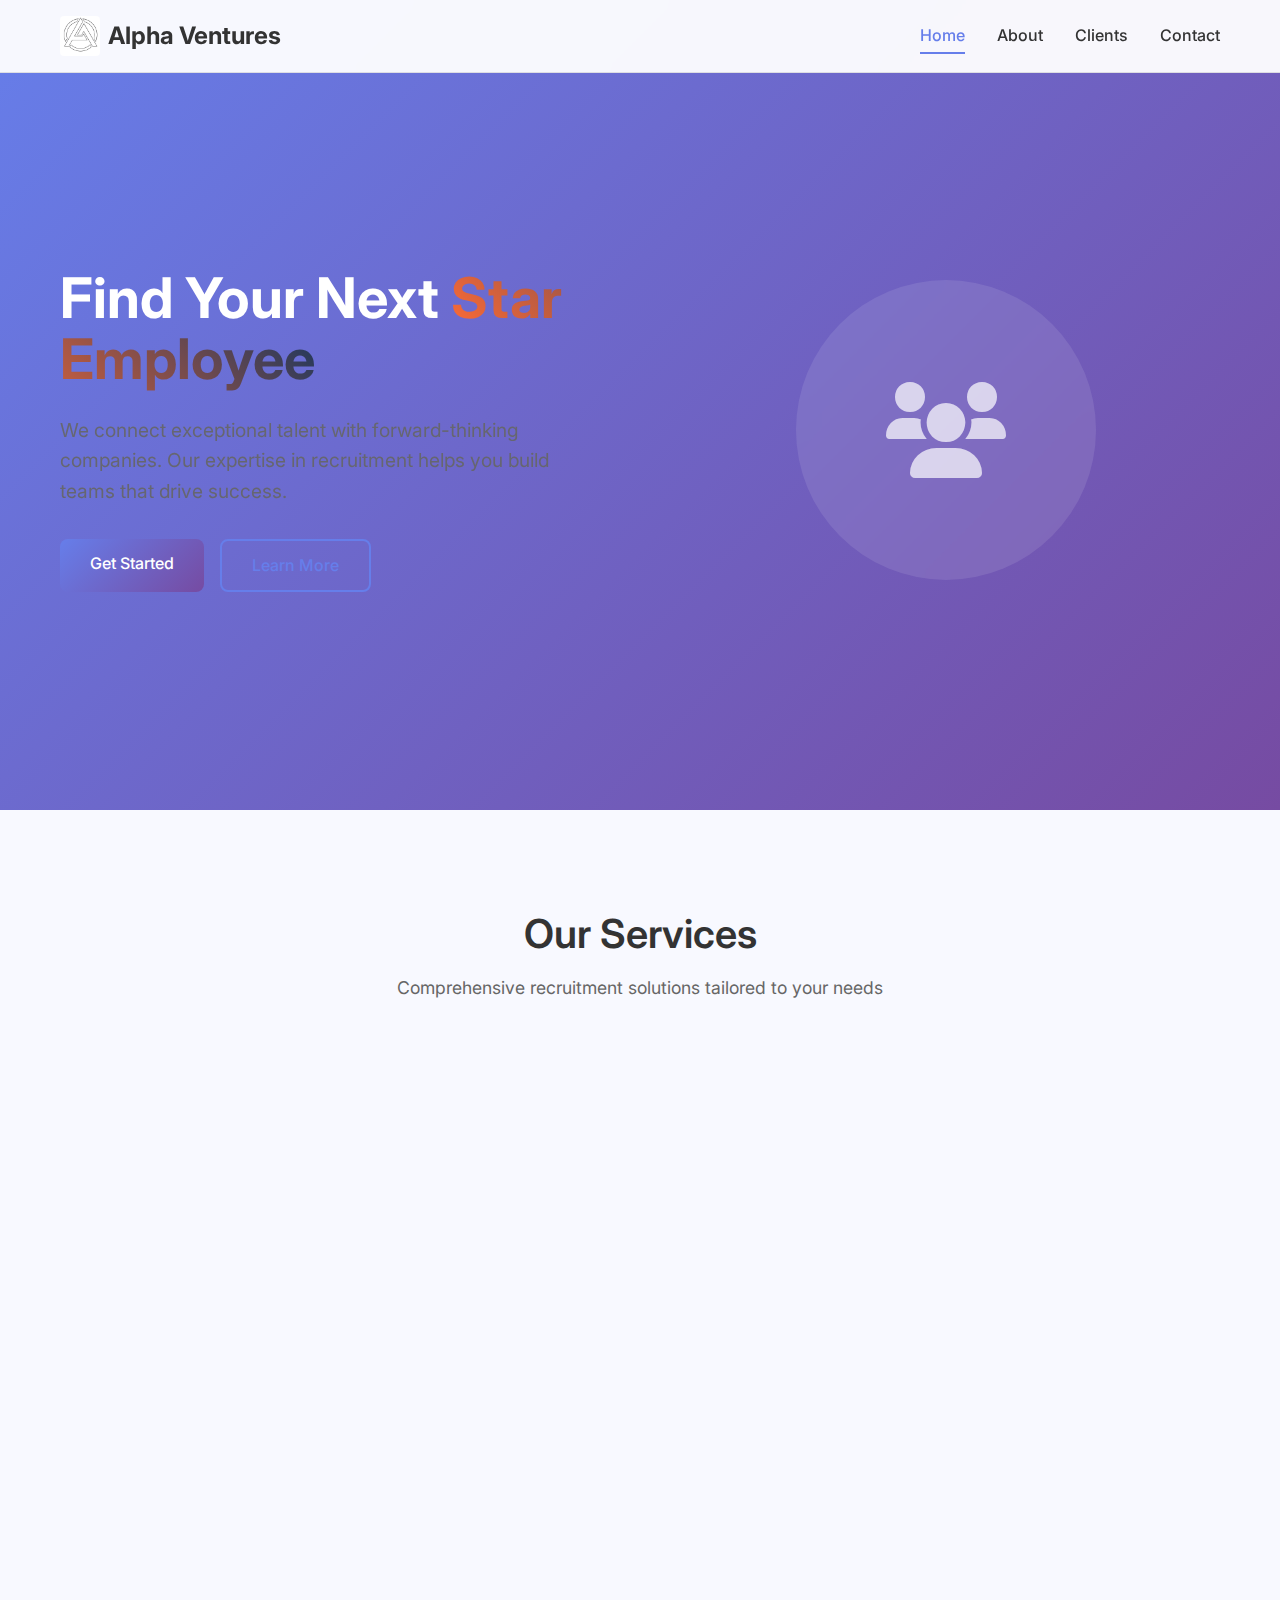
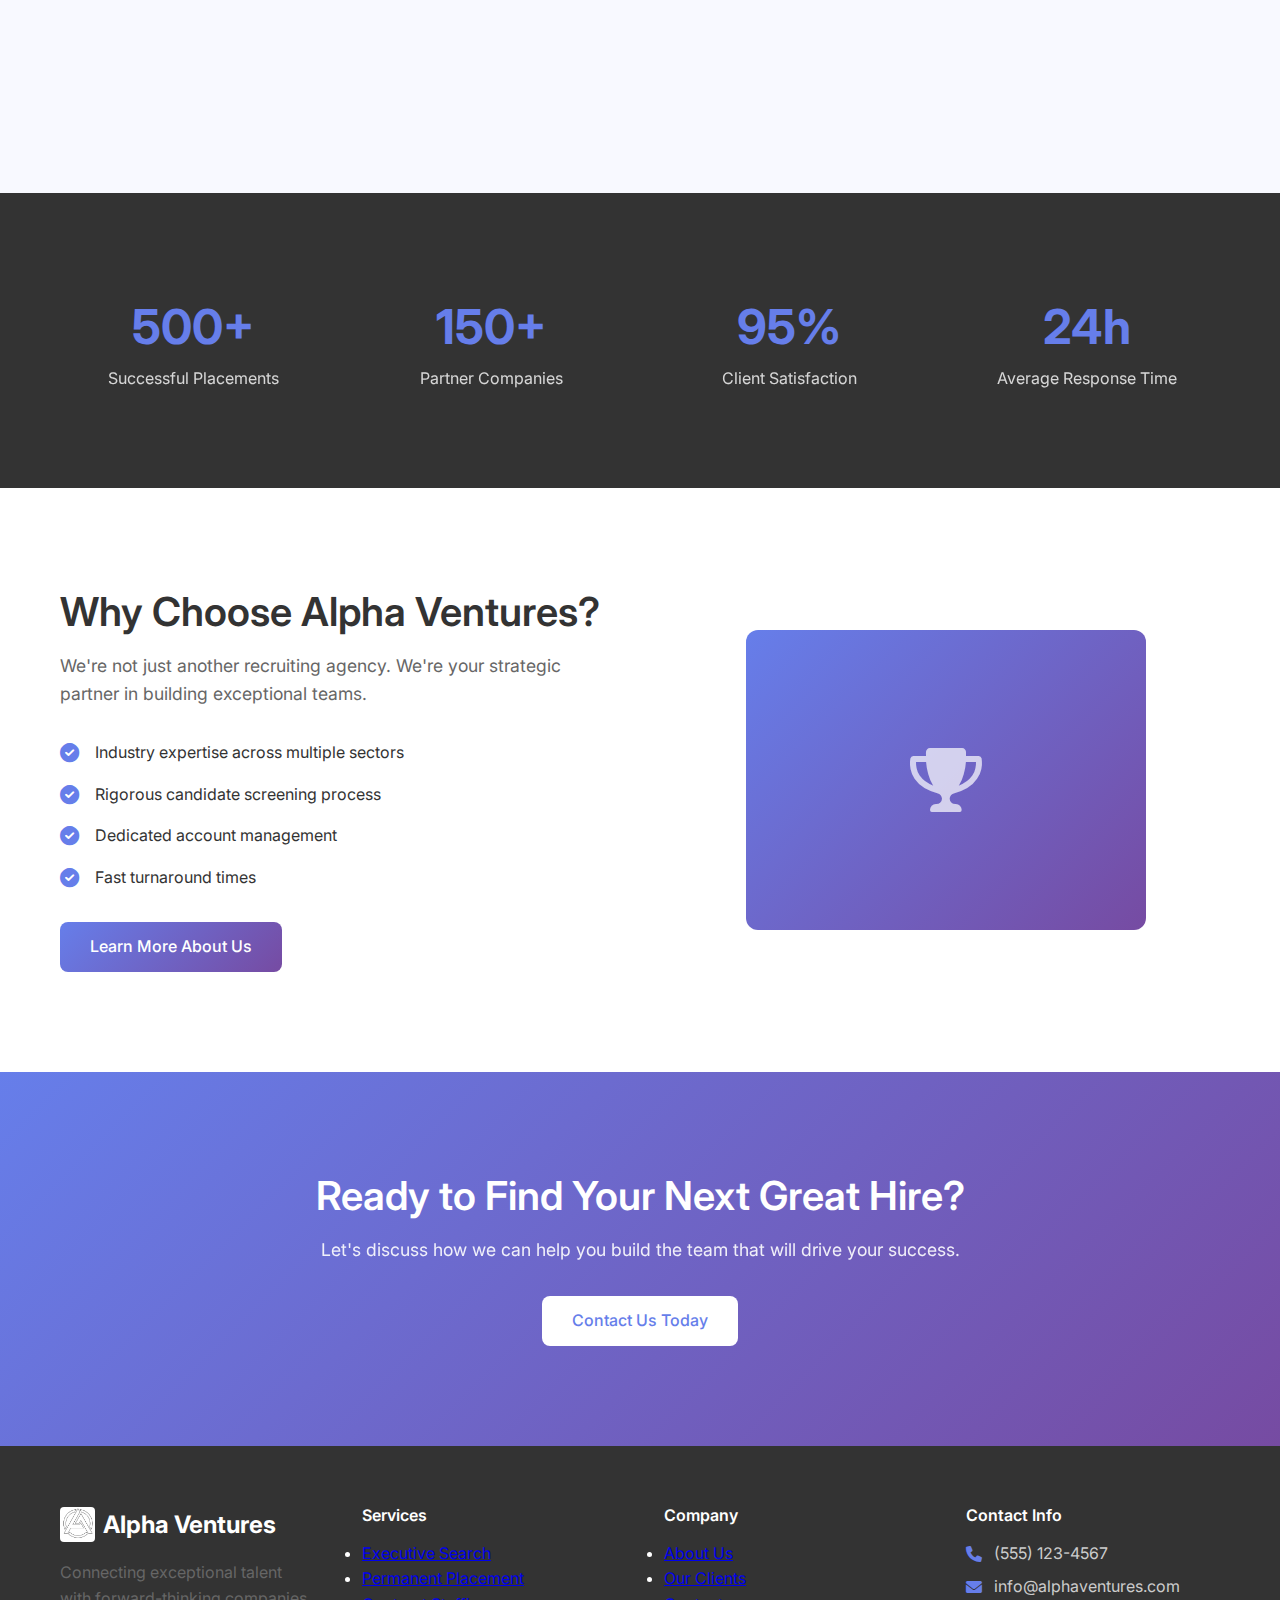
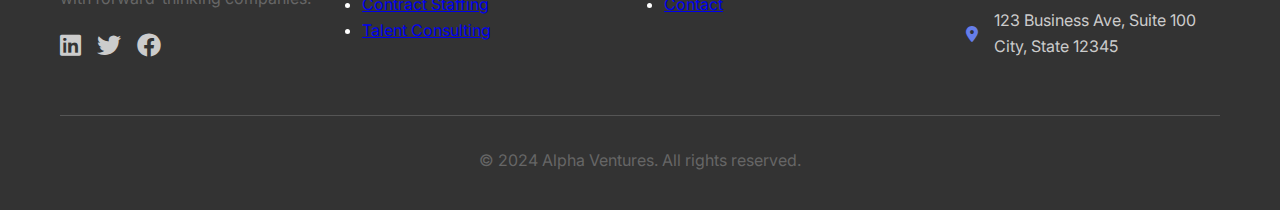
<file: index.html>
<!DOCTYPE html>
<html lang="en">
<head>
    <meta charset="UTF-8">
    <meta name="viewport" content="width=device-width, initial-scale=1.0">
    <title>Alpha Ventures - Premier Recruiting Solutions</title>
    <link rel="stylesheet" href="styles/main.css">
    <link href="https://fonts.googleapis.com/css2?family=Inter:wght@300;400;500;600;700&display=swap" rel="stylesheet">
    <link rel="stylesheet" href="https://cdnjs.cloudflare.com/ajax/libs/font-awesome/6.0.0/css/all.min.css">
</head>
<body>
    <!-- Navigation -->
    <nav class="navbar">
        <div class="nav-container">
            <div class="nav-logo">
                <a href="index.html">
                    <img src="images/alpha-ventures-001.jpeg" alt="Alpha Ventures Logo" class="logo-image">
                    Alpha Ventures
                </a>
            </div>
            <div class="nav-menu" id="nav-menu">
                <a href="index.html" class="nav-link active">Home</a>
                <a href="about.html" class="nav-link">About</a>
                <a href="clients.html" class="nav-link">Clients</a>
                <a href="contact.html" class="nav-link">Contact</a>
            </div>
            <div class="hamburger" id="hamburger">
                <span class="bar"></span>
                <span class="bar"></span>
                <span class="bar"></span>
            </div>
        </div>
    </nav>

    <!-- Hero Section -->
    <section class="hero">
        <div class="hero-container">
            <div class="hero-content">
                <h1 class="hero-title">Find Your Next <span class="highlight">Star Employee</span></h1>
                <p class="hero-subtitle">We connect exceptional talent with forward-thinking companies. Our expertise in recruitment helps you build teams that drive success.</p>
                <div class="hero-buttons">
                    <a href="contact.html" class="btn btn-primary">Get Started</a>
                    <a href="about.html" class="btn btn-secondary">Learn More</a>
                </div>
            </div>
            <div class="hero-image">
                <div class="hero-graphic">
                    <i class="fas fa-users"></i>
                </div>
            </div>
        </div>
    </section>

    <!-- Services Section -->
    <section class="services">
        <div class="container">
            <h2 class="section-title">Our Services</h2>
            <p class="section-subtitle">Comprehensive recruitment solutions tailored to your needs</p>
            <div class="services-grid">
                <div class="service-card">
                    <div class="service-icon">
                        <i class="fas fa-search"></i>
                    </div>
                    <h3>Executive Search</h3>
                    <p>Find top-tier executives and senior leadership for your organization with our specialized search services.</p>
                </div>
                <div class="service-card">
                    <div class="service-icon">
                        <i class="fas fa-handshake"></i>
                    </div>
                    <h3>Permanent Placement</h3>
                    <p>Connect with talented professionals seeking long-term career opportunities that match your company culture.</p>
                </div>
                <div class="service-card">
                    <div class="service-icon">
                        <i class="fas fa-clock"></i>
                    </div>
                    <h3>Contract Staffing</h3>
                    <p>Flexible staffing solutions for project-based work and temporary assignments across various industries.</p>
                </div>
                <div class="service-card">
                    <div class="service-icon">
                        <i class="fas fa-chart-line"></i>
                    </div>
                    <h3>Talent Consulting</h3>
                    <p>Strategic advice on talent acquisition, workforce planning, and recruitment process optimization.</p>
                </div>
            </div>
        </div>
    </section>

    <!-- Stats Section -->
    <section class="stats">
        <div class="container">
            <div class="stats-grid">
                <div class="stat-item">
                    <div class="stat-number">500+</div>
                    <div class="stat-label">Successful Placements</div>
                </div>
                <div class="stat-item">
                    <div class="stat-number">150+</div>
                    <div class="stat-label">Partner Companies</div>
                </div>
                <div class="stat-item">
                    <div class="stat-number">95%</div>
                    <div class="stat-label">Client Satisfaction</div>
                </div>
                <div class="stat-item">
                    <div class="stat-number">24h</div>
                    <div class="stat-label">Average Response Time</div>
                </div>
            </div>
        </div>
    </section>

    <!-- Why Choose Us Section -->
    <section class="why-choose">
        <div class="container">
            <div class="why-choose-content">
                <div class="why-choose-text">
                    <h2>Why Choose Alpha Ventures?</h2>
                    <p class="why-choose-subtitle">We're not just another recruiting agency. We're your strategic partner in building exceptional teams.</p>
                    <div class="features-list">
                        <div class="feature-item">
                            <i class="fas fa-check-circle"></i>
                            <span>Industry expertise across multiple sectors</span>
                        </div>
                        <div class="feature-item">
                            <i class="fas fa-check-circle"></i>
                            <span>Rigorous candidate screening process</span>
                        </div>
                        <div class="feature-item">
                            <i class="fas fa-check-circle"></i>
                            <span>Dedicated account management</span>
                        </div>
                        <div class="feature-item">
                            <i class="fas fa-check-circle"></i>
                            <span>Fast turnaround times</span>
                        </div>
                    </div>
                    <a href="about.html" class="btn btn-primary">Learn More About Us</a>
                </div>
                <div class="why-choose-image">
                    <div class="image-placeholder">
                        <i class="fas fa-trophy"></i>
                    </div>
                </div>
            </div>
        </div>
    </section>

    <!-- CTA Section -->
    <section class="cta">
        <div class="container">
            <div class="cta-content">
                <h2>Ready to Find Your Next Great Hire?</h2>
                <p>Let's discuss how we can help you build the team that will drive your success.</p>
                <a href="contact.html" class="btn btn-white">Contact Us Today</a>
            </div>
        </div>
    </section>

    <!-- Footer -->
    <footer class="footer">
        <div class="container">
            <div class="footer-content">
                <div class="footer-section">
                    <div class="footer-logo">
                        <img src="images/alpha-ventures-001.jpeg" alt="Alpha Ventures Logo" class="logo-image">
                        Alpha Ventures
                    </div>
                    <p>Connecting exceptional talent with forward-thinking companies.</p>
                    <div class="social-links">
                        <a href="#"><i class="fab fa-linkedin"></i></a>
                        <a href="#"><i class="fab fa-twitter"></i></a>
                        <a href="#"><i class="fab fa-facebook"></i></a>
                    </div>
                </div>
                <div class="footer-section">
                    <h4>Services</h4>
                    <ul>
                        <li><a href="#">Executive Search</a></li>
                        <li><a href="#">Permanent Placement</a></li>
                        <li><a href="#">Contract Staffing</a></li>
                        <li><a href="#">Talent Consulting</a></li>
                    </ul>
                </div>
                <div class="footer-section">
                    <h4>Company</h4>
                    <ul>
                        <li><a href="about.html">About Us</a></li>
                        <li><a href="clients.html">Our Clients</a></li>
                        <li><a href="contact.html">Contact</a></li>
                    </ul>
                </div>
                <div class="footer-section">
                    <h4>Contact Info</h4>
                    <div class="contact-info">
                        <p><i class="fas fa-phone"></i> (555) 123-4567</p>
                        <p><i class="fas fa-envelope"></i> info@alphaventures.com</p>
                        <p><i class="fas fa-map-marker-alt"></i> 123 Business Ave, Suite 100<br>City, State 12345</p>
                    </div>
                </div>
            </div>
            <div class="footer-bottom">
                <p>&copy; 2024 Alpha Ventures. All rights reserved.</p>
            </div>
        </div>
    </footer>

    <script src="scripts/main.js"></script>
</body>
</html>
</file>
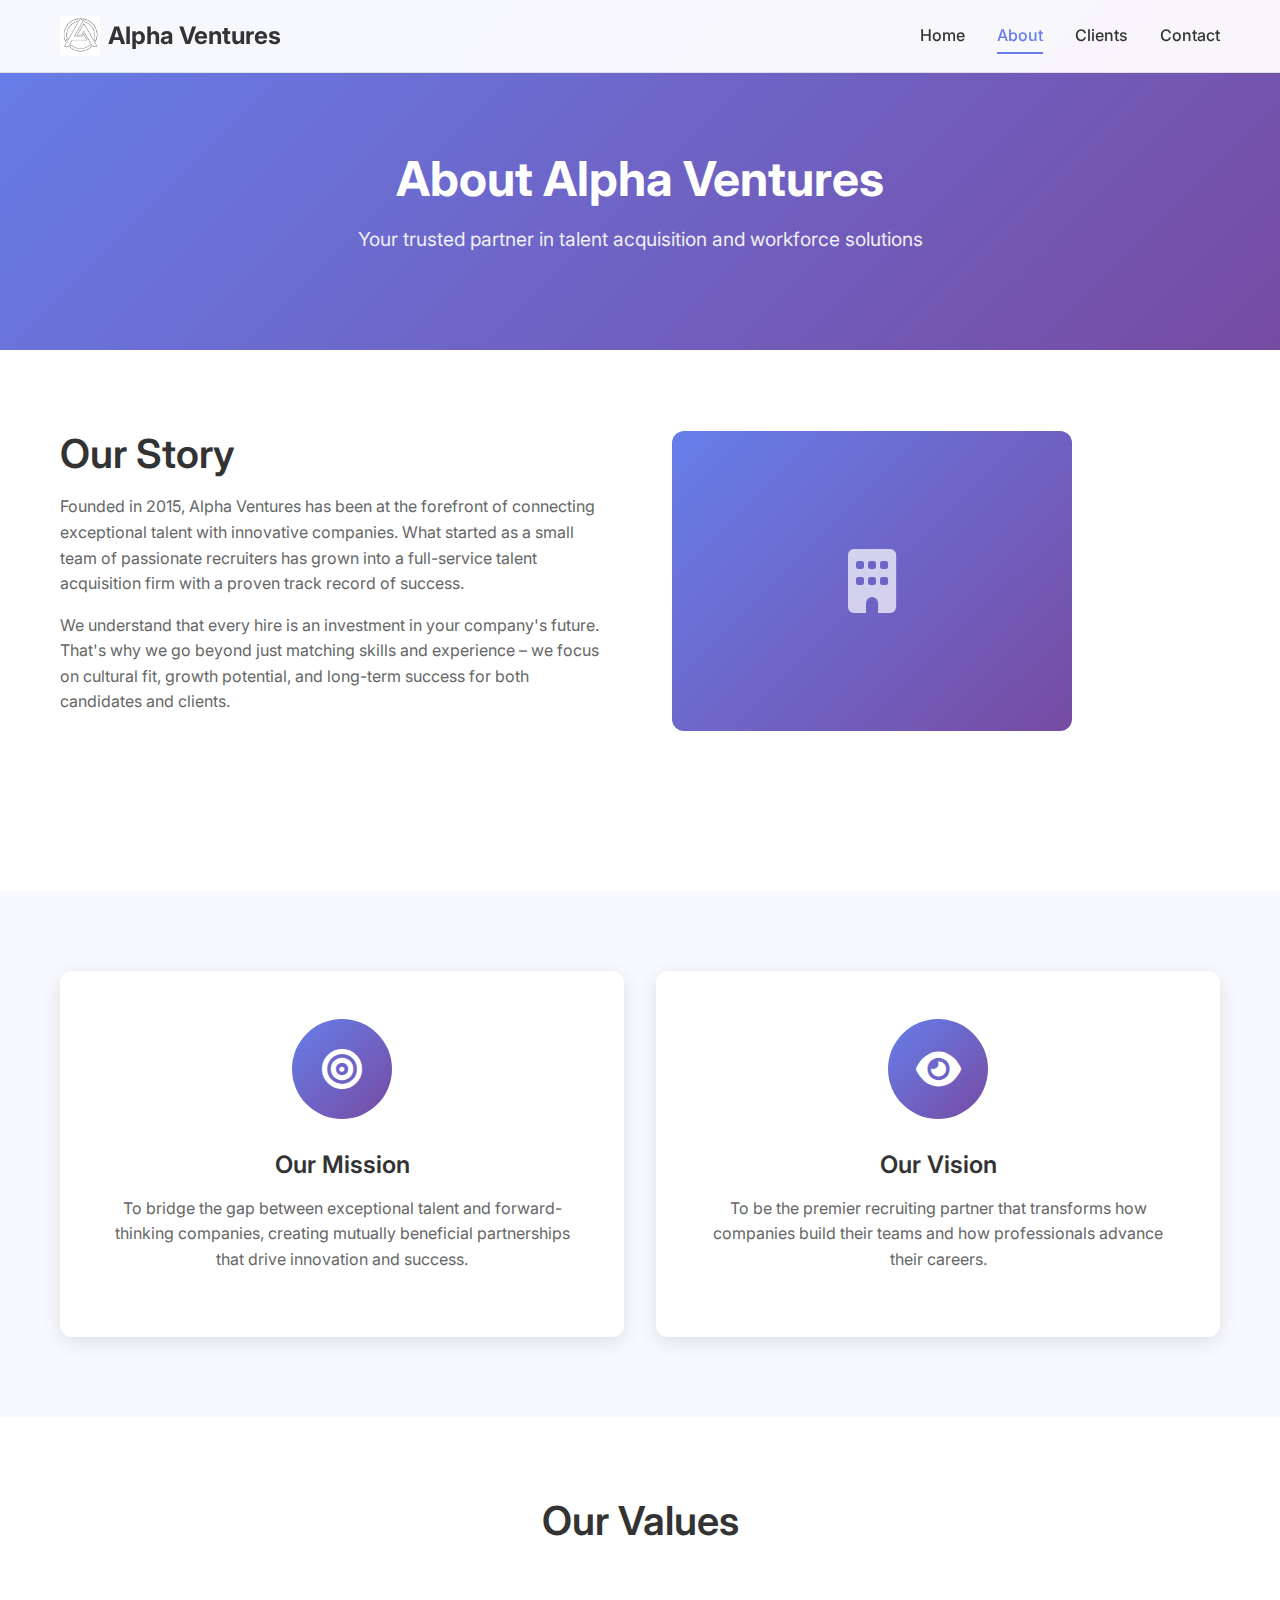
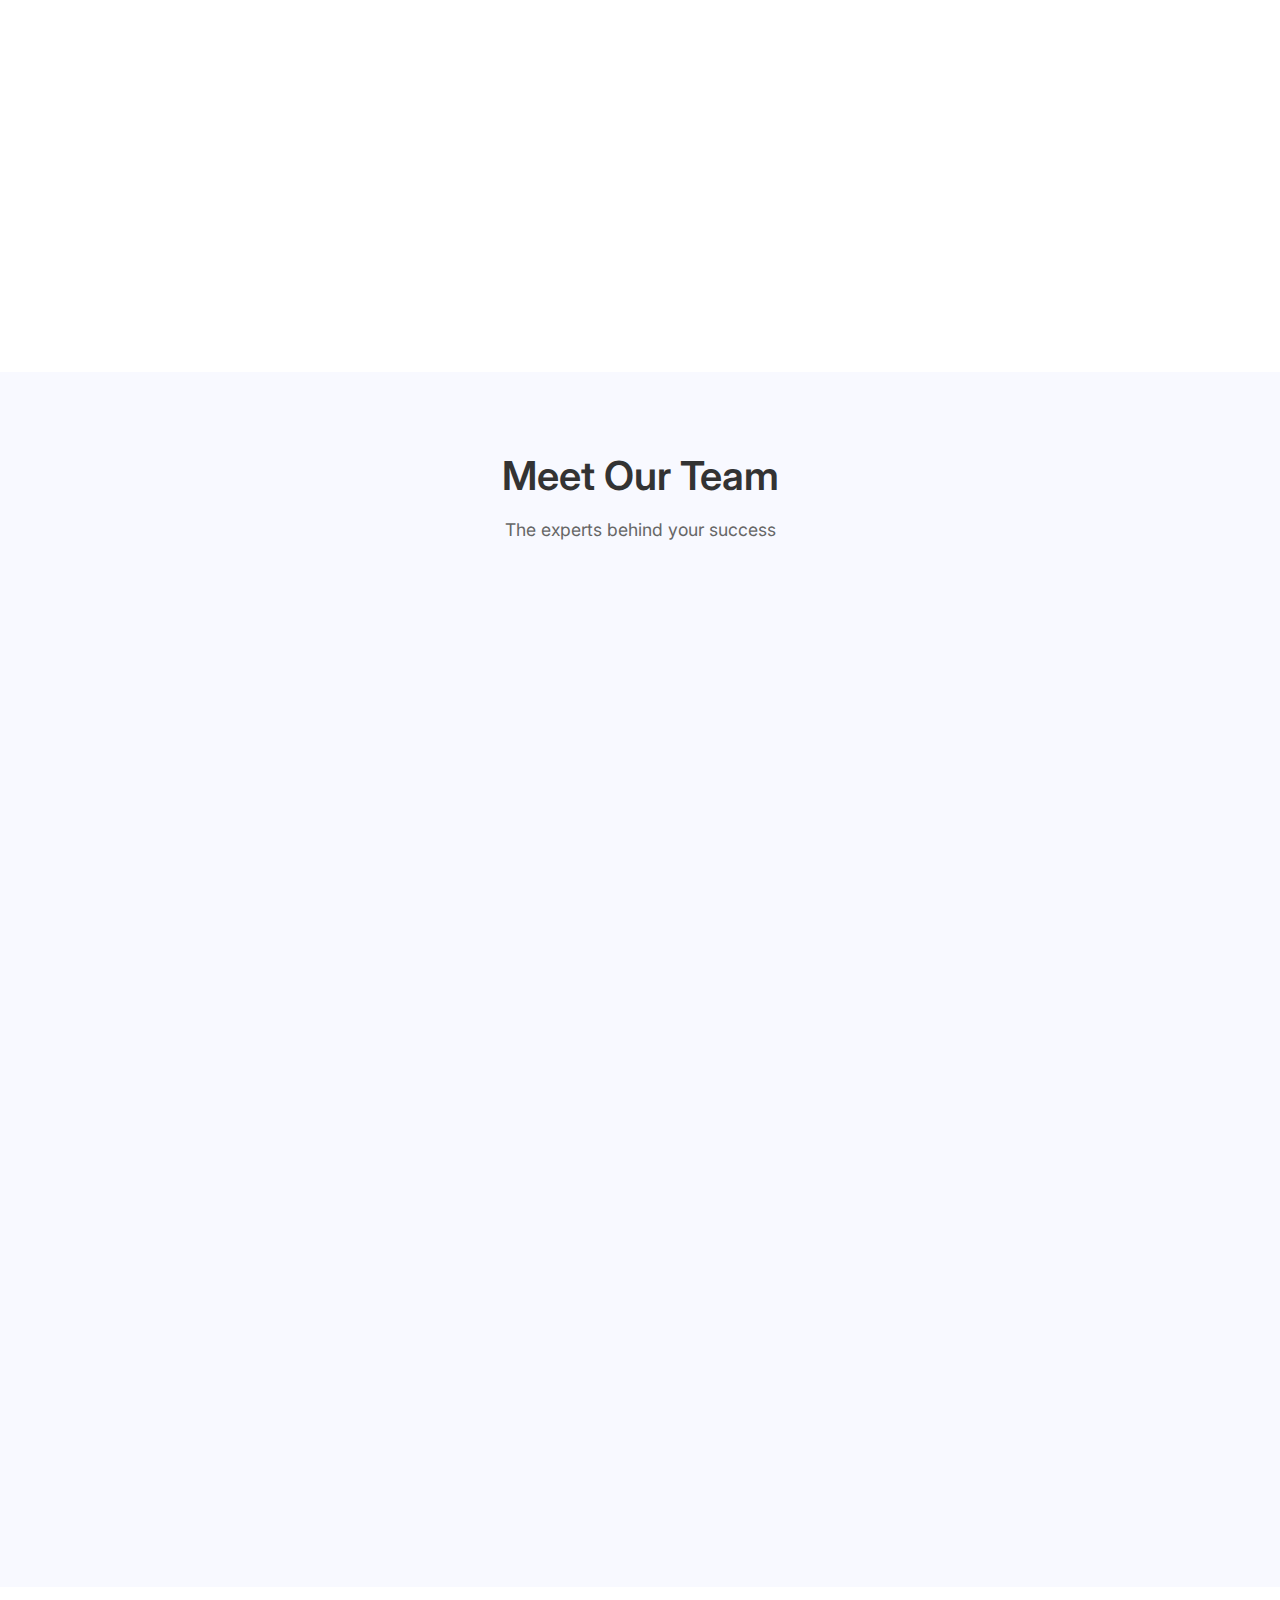
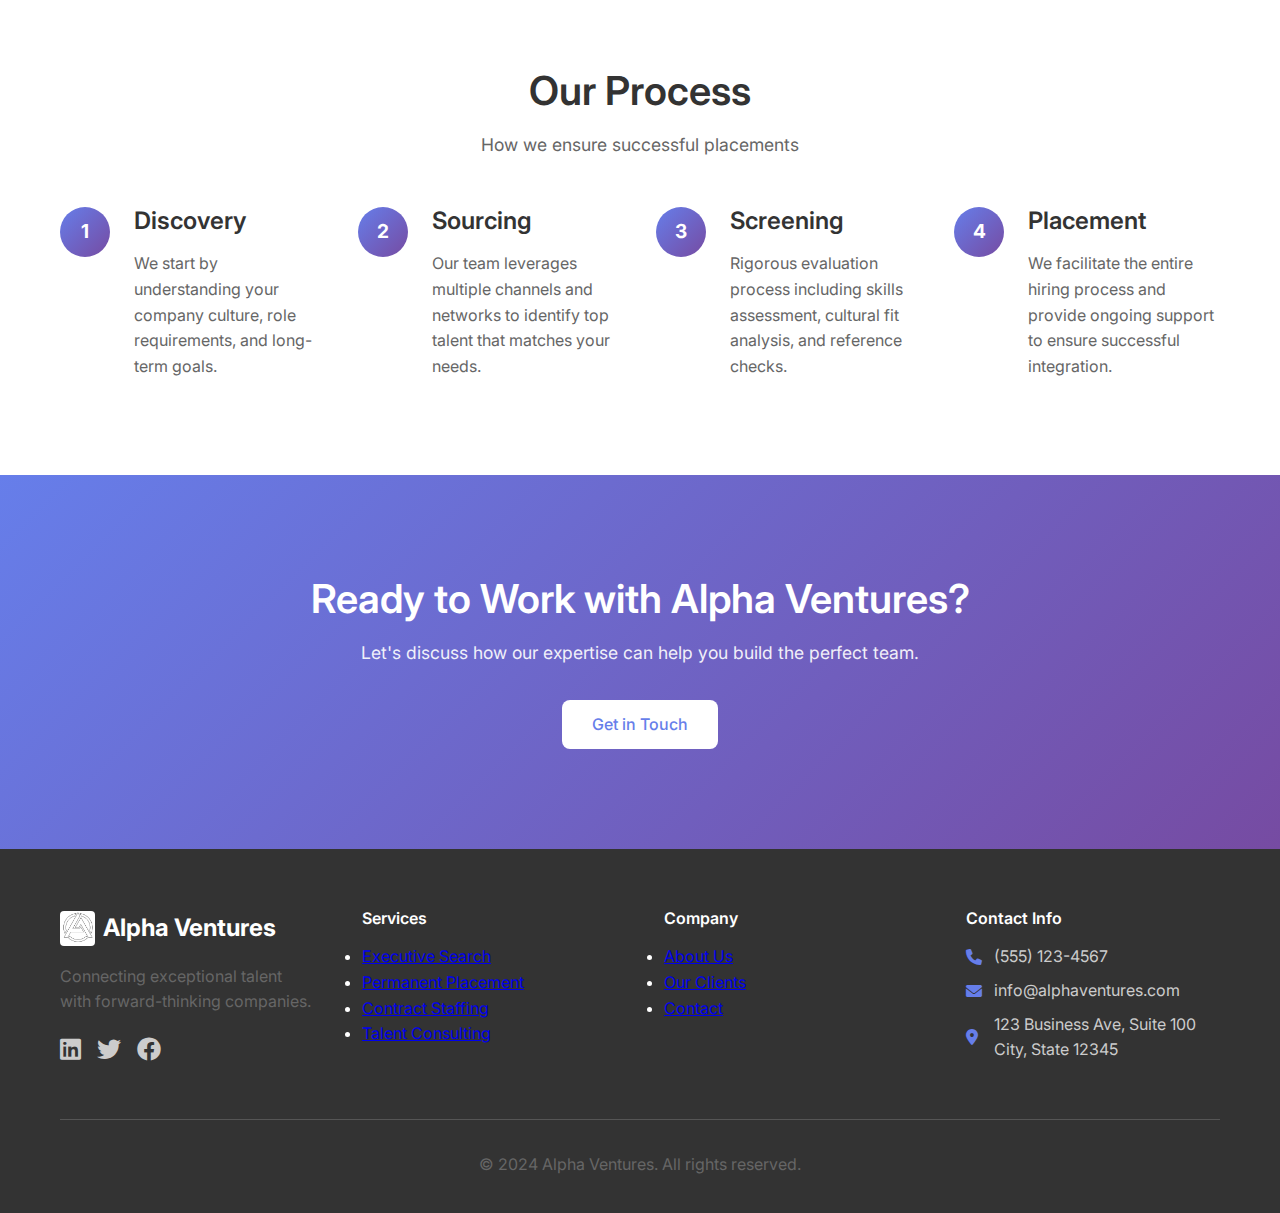
<file: about.html>
<!DOCTYPE html>
<html lang="en">
<head>
    <meta charset="UTF-8">
    <meta name="viewport" content="width=device-width, initial-scale=1.0">
    <title>About Us - Alpha Ventures</title>
    <link rel="stylesheet" href="styles/main.css">
    <link href="https://fonts.googleapis.com/css2?family=Inter:wght@300;400;500;600;700&display=swap" rel="stylesheet">
    <link rel="stylesheet" href="https://cdnjs.cloudflare.com/ajax/libs/font-awesome/6.0.0/css/all.min.css">
</head>
<body>
    <!-- Navigation -->
    <nav class="navbar">
        <div class="nav-container">
            <div class="nav-logo">
                <a href="index.html">
                    <img src="images/alpha-ventures-001.jpeg" alt="Alpha Ventures Logo" class="logo-image">
                    Alpha Ventures
                </a>
            </div>
            <div class="nav-menu" id="nav-menu">
                <a href="index.html" class="nav-link">Home</a>
                <a href="about.html" class="nav-link active">About</a>
                <a href="clients.html" class="nav-link">Clients</a>
                <a href="contact.html" class="nav-link">Contact</a>
            </div>
            <div class="hamburger" id="hamburger">
                <span class="bar"></span>
                <span class="bar"></span>
                <span class="bar"></span>
            </div>
        </div>
    </nav>

    <!-- Page Header -->
    <section class="page-header">
        <div class="container">
            <h1>About Alpha Ventures</h1>
            <p>Your trusted partner in talent acquisition and workforce solutions</p>
        </div>
    </section>

    <!-- About Content -->
    <section class="about-content">
        <div class="container">
            <div class="about-intro">
                <div class="about-text">
                    <h2>Our Story</h2>
                    <p>Founded in 2015, Alpha Ventures has been at the forefront of connecting exceptional talent with innovative companies. What started as a small team of passionate recruiters has grown into a full-service talent acquisition firm with a proven track record of success.</p>
                    <p>We understand that every hire is an investment in your company's future. That's why we go beyond just matching skills and experience – we focus on cultural fit, growth potential, and long-term success for both candidates and clients.</p>
                </div>
                <div class="about-image">
                    <div class="image-placeholder">
                        <i class="fas fa-building"></i>
                    </div>
                </div>
            </div>
        </div>
    </section>

    <!-- Mission & Vision -->
    <section class="mission-vision">
        <div class="container">
            <div class="mv-grid">
                <div class="mv-card">
                    <div class="mv-icon">
                        <i class="fas fa-bullseye"></i>
                    </div>
                    <h3>Our Mission</h3>
                    <p>To bridge the gap between exceptional talent and forward-thinking companies, creating mutually beneficial partnerships that drive innovation and success.</p>
                </div>
                <div class="mv-card">
                    <div class="mv-icon">
                        <i class="fas fa-eye"></i>
                    </div>
                    <h3>Our Vision</h3>
                    <p>To be the premier recruiting partner that transforms how companies build their teams and how professionals advance their careers.</p>
                </div>
            </div>
        </div>
    </section>

    <!-- Our Values -->
    <section class="values">
        <div class="container">
            <h2 class="section-title">Our Values</h2>
            <div class="values-grid">
                <div class="value-card">
                    <div class="value-icon">
                        <i class="fas fa-handshake"></i>
                    </div>
                    <h3>Integrity</h3>
                    <p>We build trust through transparency, honesty, and ethical practices in every interaction.</p>
                </div>
                <div class="value-card">
                    <div class="value-icon">
                        <i class="fas fa-star"></i>
                    </div>
                    <h3>Excellence</h3>
                    <p>We strive for excellence in everything we do, delivering exceptional results and service.</p>
                </div>
                <div class="value-card">
                    <div class="value-icon">
                        <i class="fas fa-users"></i>
                    </div>
                    <h3>Partnership</h3>
                    <p>We believe in building long-term relationships based on mutual respect and shared success.</p>
                </div>
                <div class="value-card">
                    <div class="value-icon">
                        <i class="fas fa-lightbulb"></i>
                    </div>
                    <h3>Innovation</h3>
                    <p>We embrace new technologies and methodologies to improve our recruitment processes.</p>
                </div>
            </div>
        </div>
    </section>

    <!-- Team Section -->
    <section class="team">
        <div class="container">
            <h2 class="section-title">Meet Our Team</h2>
            <p class="section-subtitle">The experts behind your success</p>
            <div class="team-grid">
                <div class="team-member">
                    <div class="member-photo">
                        <i class="fas fa-user"></i>
                    </div>
                    <h3>Sarah Johnson</h3>
                    <p class="member-title">Founder & CEO</p>
                    <p class="member-bio">With over 15 years in talent acquisition, Sarah leads our vision of transforming recruitment through personalized service and innovative approaches.</p>
                    <div class="member-social">
                        <a href="#"><i class="fab fa-linkedin"></i></a>
                        <a href="#"><i class="fab fa-twitter"></i></a>
                    </div>
                </div>
                <div class="team-member">
                    <div class="member-photo">
                        <i class="fas fa-user"></i>
                    </div>
                    <h3>Michael Chen</h3>
                    <p class="member-title">VP of Executive Search</p>
                    <p class="member-bio">Michael specializes in C-level and senior executive placements, bringing 12 years of experience in executive search and leadership consulting.</p>
                    <div class="member-social">
                        <a href="#"><i class="fab fa-linkedin"></i></a>
                        <a href="#"><i class="fab fa-twitter"></i></a>
                    </div>
                </div>
                <div class="team-member">
                    <div class="member-photo">
                        <i class="fas fa-user"></i>
                    </div>
                    <h3>Emily Rodriguez</h3>
                    <p class="member-title">Director of Technology Recruiting</p>
                    <p class="member-bio">Emily leads our technology practice, connecting top tech talent with innovative companies across startups and enterprise organizations.</p>
                    <div class="member-social">
                        <a href="#"><i class="fab fa-linkedin"></i></a>
                        <a href="#"><i class="fab fa-twitter"></i></a>
                    </div>
                </div>
                <div class="team-member">
                    <div class="member-photo">
                        <i class="fas fa-user"></i>
                    </div>
                    <h3>David Thompson</h3>
                    <p class="member-title">Senior Recruiting Consultant</p>
                    <p class="member-bio">David brings expertise in finance and operations recruiting, with a track record of successful placements across various industries.</p>
                    <div class="member-social">
                        <a href="#"><i class="fab fa-linkedin"></i></a>
                        <a href="#"><i class="fab fa-twitter"></i></a>
                    </div>
                </div>
            </div>
        </div>
    </section>

    <!-- Process Section -->
    <section class="process">
        <div class="container">
            <h2 class="section-title">Our Process</h2>
            <p class="section-subtitle">How we ensure successful placements</p>
            <div class="process-steps">
                <div class="process-step">
                    <div class="step-number">1</div>
                    <div class="step-content">
                        <h3>Discovery</h3>
                        <p>We start by understanding your company culture, role requirements, and long-term goals.</p>
                    </div>
                </div>
                <div class="process-step">
                    <div class="step-number">2</div>
                    <div class="step-content">
                        <h3>Sourcing</h3>
                        <p>Our team leverages multiple channels and networks to identify top talent that matches your needs.</p>
                    </div>
                </div>
                <div class="process-step">
                    <div class="step-number">3</div>
                    <div class="step-content">
                        <h3>Screening</h3>
                        <p>Rigorous evaluation process including skills assessment, cultural fit analysis, and reference checks.</p>
                    </div>
                </div>
                <div class="process-step">
                    <div class="step-number">4</div>
                    <div class="step-content">
                        <h3>Placement</h3>
                        <p>We facilitate the entire hiring process and provide ongoing support to ensure successful integration.</p>
                    </div>
                </div>
            </div>
        </div>
    </section>

    <!-- CTA Section -->
    <section class="cta">
        <div class="container">
            <div class="cta-content">
                <h2>Ready to Work with Alpha Ventures?</h2>
                <p>Let's discuss how our expertise can help you build the perfect team.</p>
                <a href="contact.html" class="btn btn-white">Get in Touch</a>
            </div>
        </div>
    </section>

    <!-- Footer -->
    <footer class="footer">
        <div class="container">
            <div class="footer-content">
                <div class="footer-section">
                    <div class="footer-logo">
                        <img src="images/alpha-ventures-001.jpeg" alt="Alpha Ventures Logo" class="logo-image">
                        Alpha Ventures
                    </div>
                    <p>Connecting exceptional talent with forward-thinking companies.</p>
                    <div class="social-links">
                        <a href="#"><i class="fab fa-linkedin"></i></a>
                        <a href="#"><i class="fab fa-twitter"></i></a>
                        <a href="#"><i class="fab fa-facebook"></i></a>
                    </div>
                </div>
                <div class="footer-section">
                    <h4>Services</h4>
                    <ul>
                        <li><a href="#">Executive Search</a></li>
                        <li><a href="#">Permanent Placement</a></li>
                        <li><a href="#">Contract Staffing</a></li>
                        <li><a href="#">Talent Consulting</a></li>
                    </ul>
                </div>
                <div class="footer-section">
                    <h4>Company</h4>
                    <ul>
                        <li><a href="about.html">About Us</a></li>
                        <li><a href="clients.html">Our Clients</a></li>
                        <li><a href="contact.html">Contact</a></li>
                    </ul>
                </div>
                <div class="footer-section">
                    <h4>Contact Info</h4>
                    <div class="contact-info">
                        <p><i class="fas fa-phone"></i> (555) 123-4567</p>
                        <p><i class="fas fa-envelope"></i> info@alphaventures.com</p>
                        <p><i class="fas fa-map-marker-alt"></i> 123 Business Ave, Suite 100<br>City, State 12345</p>
                    </div>
                </div>
            </div>
            <div class="footer-bottom">
                <p>&copy; 2024 Alpha Ventures. All rights reserved.</p>
            </div>
        </div>
    </footer>

    <script src="scripts/main.js"></script>
</body>
</html>
</file>
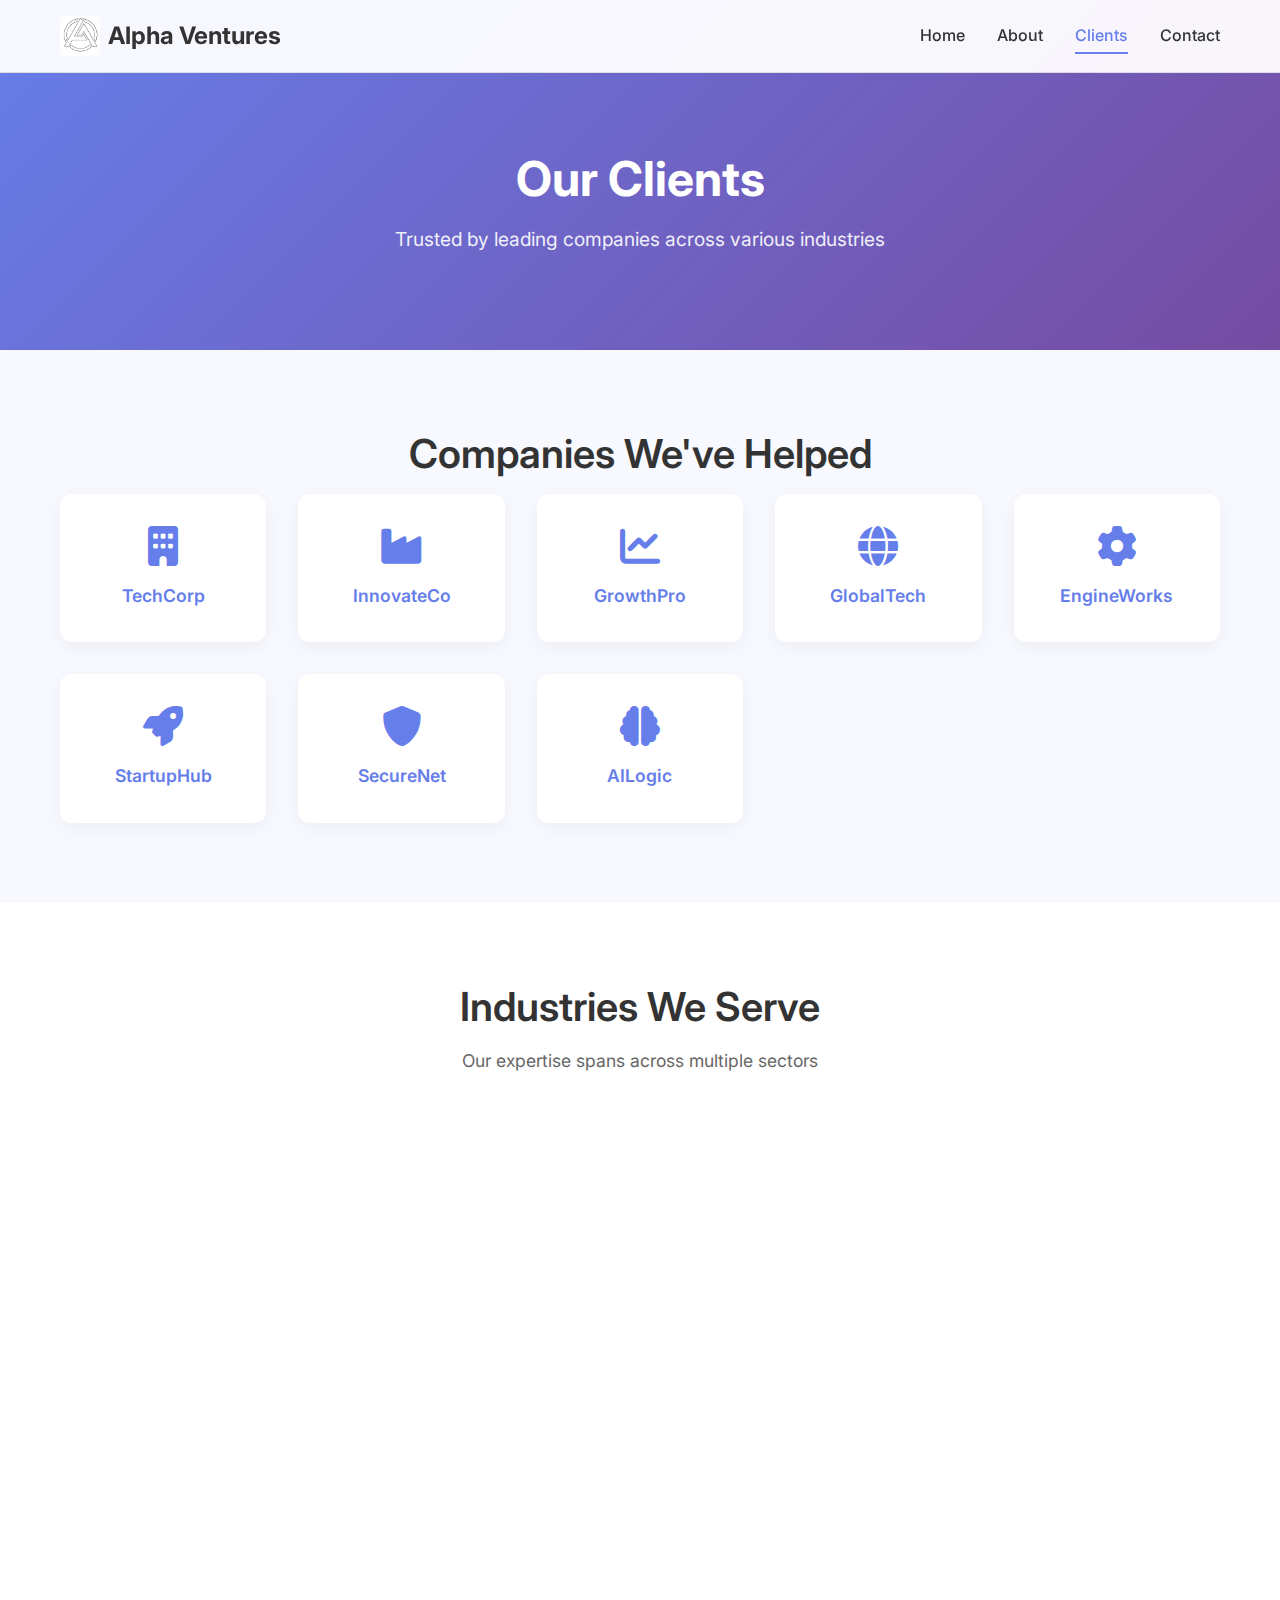
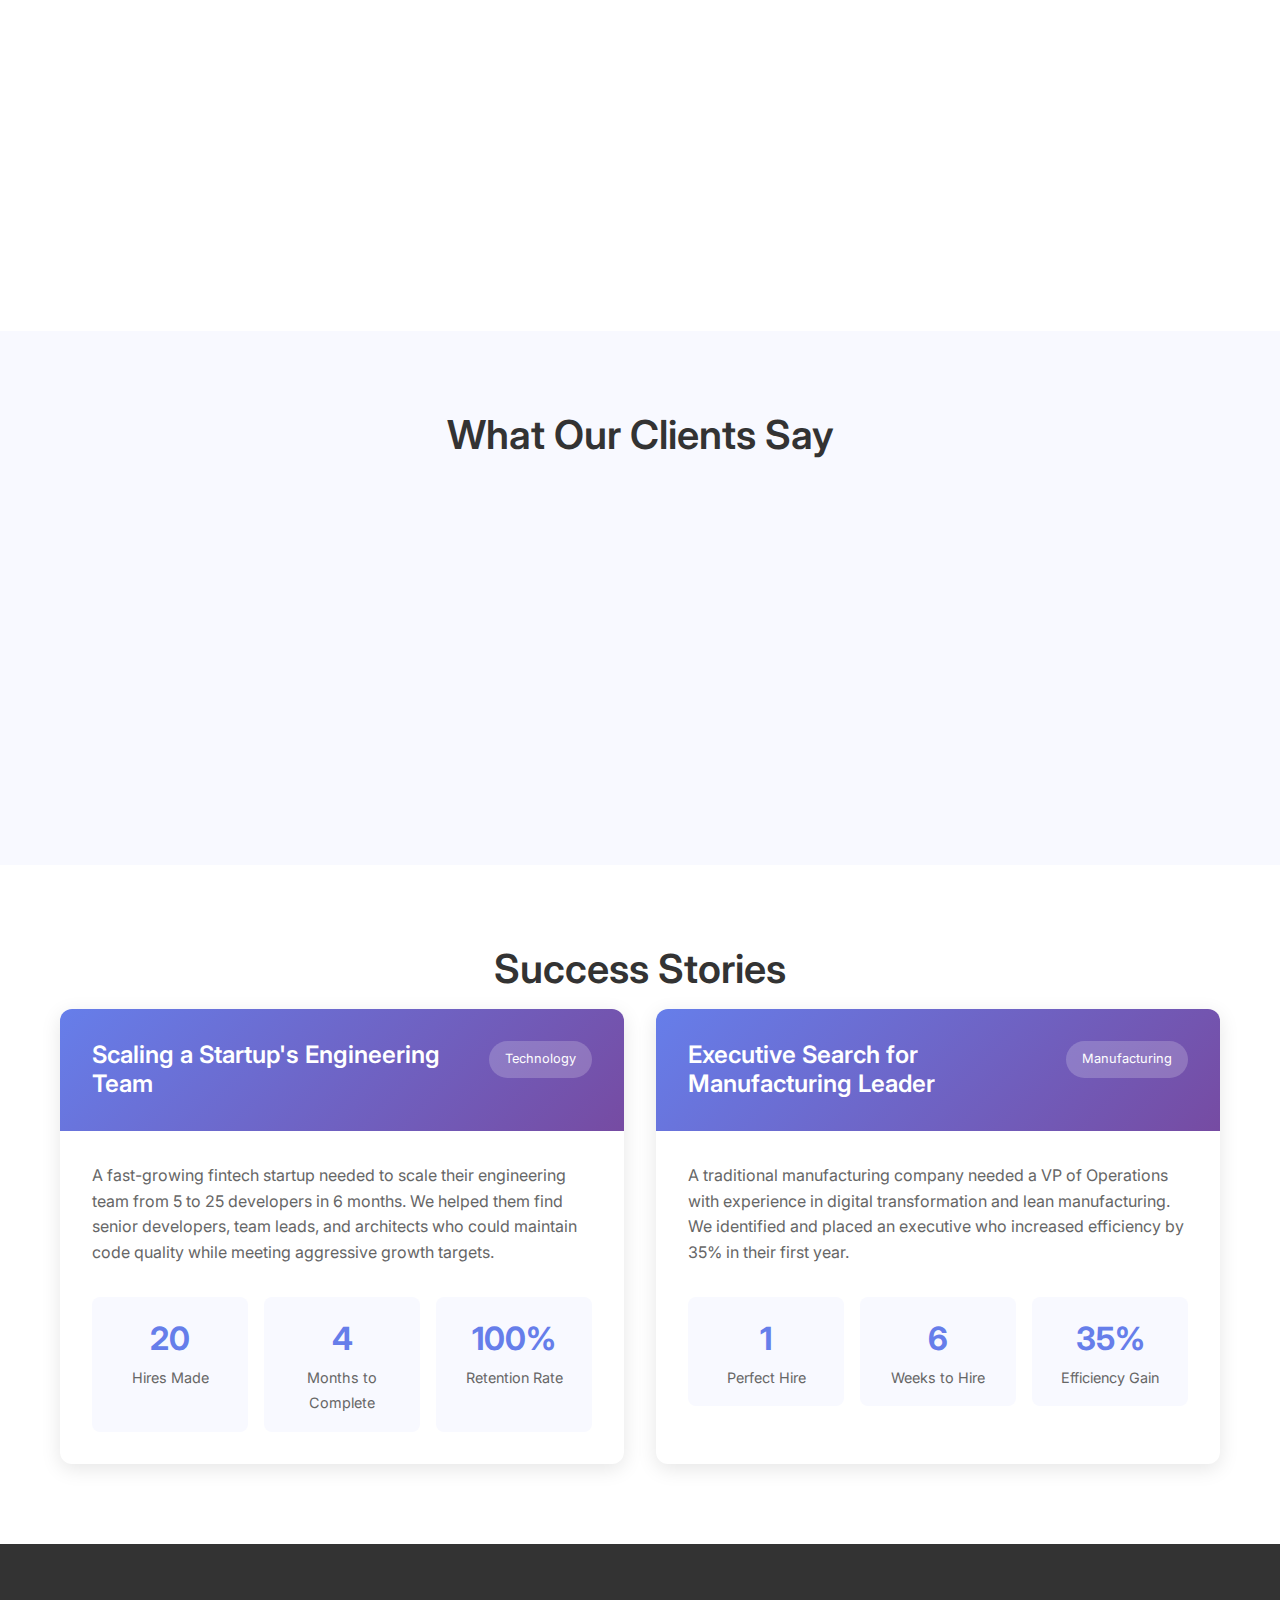
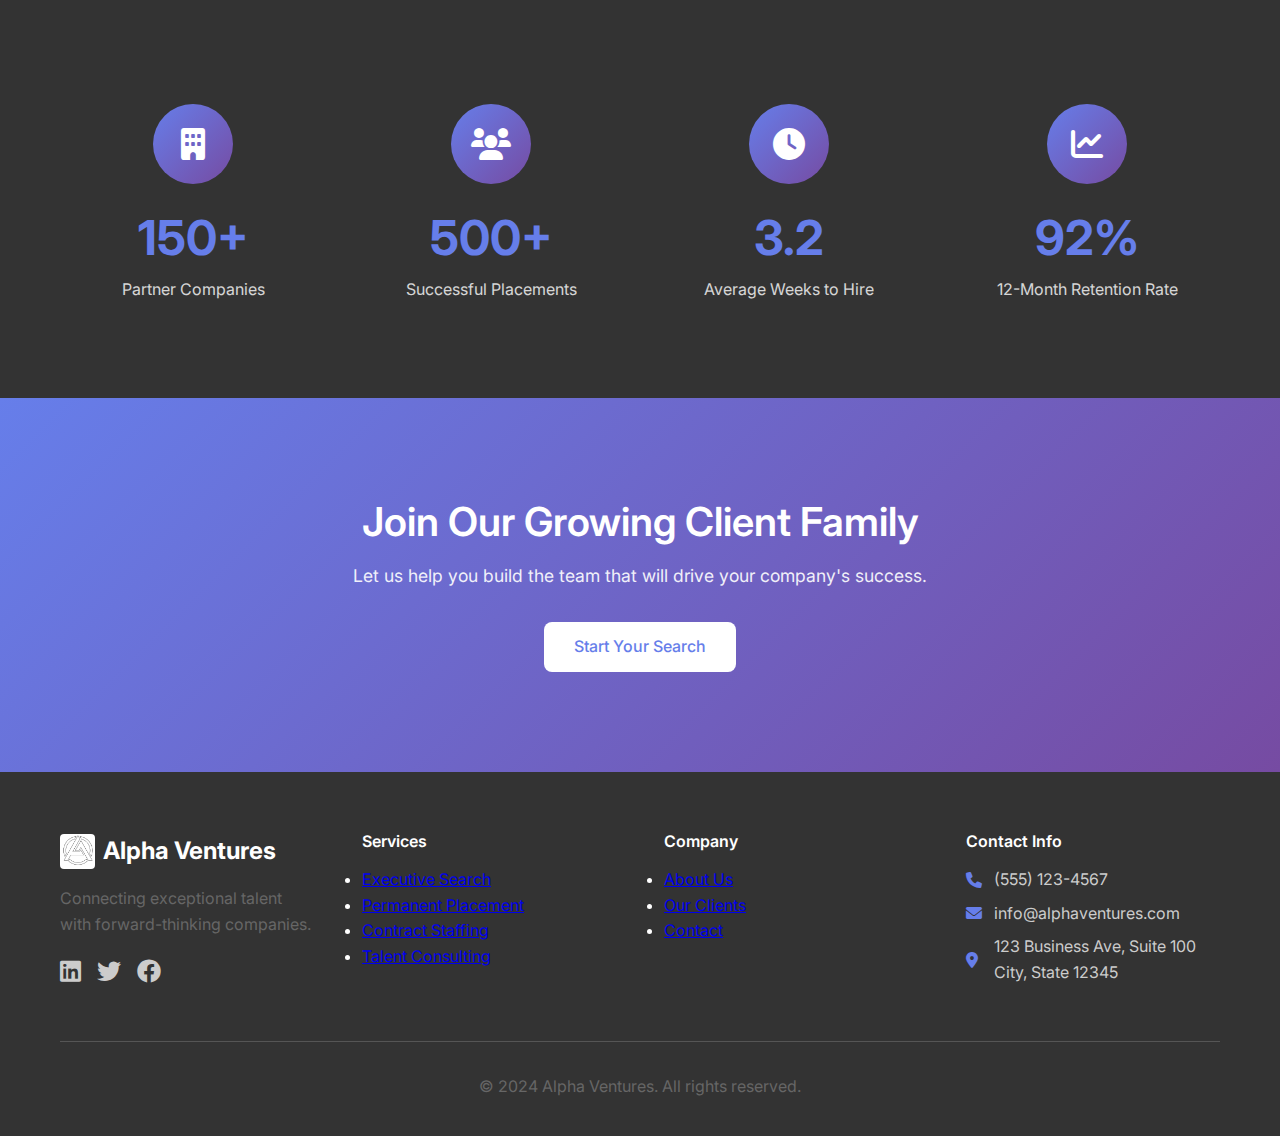
<file: clients.html>
<!DOCTYPE html>
<html lang="en">
<head>
    <meta charset="UTF-8">
    <meta name="viewport" content="width=device-width, initial-scale=1.0">
    <title>Our Clients - Alpha Ventures</title>
    <link rel="stylesheet" href="styles/main.css">
    <link href="https://fonts.googleapis.com/css2?family=Inter:wght@300;400;500;600;700&display=swap" rel="stylesheet">
    <link rel="stylesheet" href="https://cdnjs.cloudflare.com/ajax/libs/font-awesome/6.0.0/css/all.min.css">
</head>
<body>
    <!-- Navigation -->
    <nav class="navbar">
        <div class="nav-container">
            <div class="nav-logo">
                <a href="index.html">
                    <img src="images/alpha-ventures-001.jpeg" alt="Alpha Ventures Logo" class="logo-image">
                    Alpha Ventures
                </a>
            </div>
            <div class="nav-menu" id="nav-menu">
                <a href="index.html" class="nav-link">Home</a>
                <a href="about.html" class="nav-link">About</a>
                <a href="clients.html" class="nav-link active">Clients</a>
                <a href="contact.html" class="nav-link">Contact</a>
            </div>
            <div class="hamburger" id="hamburger">
                <span class="bar"></span>
                <span class="bar"></span>
                <span class="bar"></span>
            </div>
        </div>
    </nav>

    <!-- Page Header -->
    <section class="page-header">
        <div class="container">
            <h1>Our Clients</h1>
            <p>Trusted by leading companies across various industries</p>
        </div>
    </section>

    <!-- Client Logos Section -->
    <section class="client-logos">
        <div class="container">
            <h2 class="section-title">Companies We've Helped</h2>
            <div class="logos-grid">
                <div class="logo-item">
                    <div class="logo-placeholder">
                        <i class="fas fa-building"></i>
                        <span>TechCorp</span>
                    </div>
                </div>
                <div class="logo-item">
                    <div class="logo-placeholder">
                        <i class="fas fa-industry"></i>
                        <span>InnovateCo</span>
                    </div>
                </div>
                <div class="logo-item">
                    <div class="logo-placeholder">
                        <i class="fas fa-chart-line"></i>
                        <span>GrowthPro</span>
                    </div>
                </div>
                <div class="logo-item">
                    <div class="logo-placeholder">
                        <i class="fas fa-globe"></i>
                        <span>GlobalTech</span>
                    </div>
                </div>
                <div class="logo-item">
                    <div class="logo-placeholder">
                        <i class="fas fa-cog"></i>
                        <span>EngineWorks</span>
                    </div>
                </div>
                <div class="logo-item">
                    <div class="logo-placeholder">
                        <i class="fas fa-rocket"></i>
                        <span>StartupHub</span>
                    </div>
                </div>
                <div class="logo-item">
                    <div class="logo-placeholder">
                        <i class="fas fa-shield-alt"></i>
                        <span>SecureNet</span>
                    </div>
                </div>
                <div class="logo-item">
                    <div class="logo-placeholder">
                        <i class="fas fa-brain"></i>
                        <span>AILogic</span>
                    </div>
                </div>
            </div>
        </div>
    </section>

    <!-- Industries Section -->
    <section class="industries">
        <div class="container">
            <h2 class="section-title">Industries We Serve</h2>
            <p class="section-subtitle">Our expertise spans across multiple sectors</p>
            <div class="industries-grid">
                <div class="industry-card">
                    <div class="industry-icon">
                        <i class="fas fa-laptop-code"></i>
                    </div>
                    <h3>Technology</h3>
                    <p>Software development, cybersecurity, data science, AI/ML, and emerging tech startups.</p>
                    <div class="industry-stats">
                        <span class="stat">120+ Placements</span>
                    </div>
                </div>
                <div class="industry-card">
                    <div class="industry-icon">
                        <i class="fas fa-chart-bar"></i>
                    </div>
                    <h3>Financial Services</h3>
                    <p>Banking, investment management, fintech, insurance, and financial consulting.</p>
                    <div class="industry-stats">
                        <span class="stat">85+ Placements</span>
                    </div>
                </div>
                <div class="industry-card">
                    <div class="industry-icon">
                        <i class="fas fa-heartbeat"></i>
                    </div>
                    <h3>Healthcare</h3>
                    <p>Medical devices, pharmaceuticals, digital health, and healthcare administration.</p>
                    <div class="industry-stats">
                        <span class="stat">65+ Placements</span>
                    </div>
                </div>
                <div class="industry-card">
                    <div class="industry-icon">
                        <i class="fas fa-industry"></i>
                    </div>
                    <h3>Manufacturing</h3>
                    <p>Industrial automation, supply chain, quality control, and operations management.</p>
                    <div class="industry-stats">
                        <span class="stat">75+ Placements</span>
                    </div>
                </div>
                <div class="industry-card">
                    <div class="industry-icon">
                        <i class="fas fa-shopping-cart"></i>
                    </div>
                    <h3>Retail & E-commerce</h3>
                    <p>Digital commerce, retail operations, marketing, and customer experience.</p>
                    <div class="industry-stats">
                        <span class="stat">90+ Placements</span>
                    </div>
                </div>
                <div class="industry-card">
                    <div class="industry-icon">
                        <i class="fas fa-graduation-cap"></i>
                    </div>
                    <h3>Education</h3>
                    <p>EdTech, higher education administration, and corporate learning solutions.</p>
                    <div class="industry-stats">
                        <span class="stat">45+ Placements</span>
                    </div>
                </div>
            </div>
        </div>
    </section>

    <!-- Client Testimonials -->
    <section class="testimonials">
        <div class="container">
            <h2 class="section-title">What Our Clients Say</h2>
            <div class="testimonials-grid">
                <div class="testimonial-card">
                    <div class="testimonial-content">
                        <div class="quote-icon">
                            <i class="fas fa-quote-left"></i>
                        </div>
                        <p>"Alpha Ventures helped us find our CTO within just 3 weeks. Their understanding of our company culture and technical requirements was impressive."</p>
                    </div>
                    <div class="testimonial-author">
                        <div class="author-info">
                            <h4>Jennifer Park</h4>
                            <span>CEO, TechCorp</span>
                        </div>
                    </div>
                </div>
                <div class="testimonial-card">
                    <div class="testimonial-content">
                        <div class="quote-icon">
                            <i class="fas fa-quote-left"></i>
                        </div>
                        <p>"The team at Alpha Ventures doesn't just find candidates – they find the right fit. Our retention rate for their placements is 95%."</p>
                    </div>
                    <div class="testimonial-author">
                        <div class="author-info">
                            <h4>Mark Rodriguez</h4>
                            <span>VP HR, InnovateCo</span>
                        </div>
                    </div>
                </div>
                <div class="testimonial-card">
                    <div class="testimonial-content">
                        <div class="quote-icon">
                            <i class="fas fa-quote-left"></i>
                        </div>
                        <p>"Professional, responsive, and results-driven. Alpha Ventures has been our go-to recruiting partner for over 3 years."</p>
                    </div>
                    <div class="testimonial-author">
                        <div class="author-info">
                            <h4>Sarah Chen</h4>
                            <span>Director of Operations, GrowthPro</span>
                        </div>
                    </div>
                </div>
            </div>
        </div>
    </section>

    <!-- Success Stories -->
    <section class="success-stories">
        <div class="container">
            <h2 class="section-title">Success Stories</h2>
            <div class="stories-grid">
                <div class="story-card">
                    <div class="story-header">
                        <h3>Scaling a Startup's Engineering Team</h3>
                        <span class="story-category">Technology</span>
                    </div>
                    <div class="story-content">
                        <p>A fast-growing fintech startup needed to scale their engineering team from 5 to 25 developers in 6 months. We helped them find senior developers, team leads, and architects who could maintain code quality while meeting aggressive growth targets.</p>
                        <div class="story-results">
                            <div class="result-item">
                                <span class="result-number">20</span>
                                <span class="result-label">Hires Made</span>
                            </div>
                            <div class="result-item">
                                <span class="result-number">4</span>
                                <span class="result-label">Months to Complete</span>
                            </div>
                            <div class="result-item">
                                <span class="result-number">100%</span>
                                <span class="result-label">Retention Rate</span>
                            </div>
                        </div>
                    </div>
                </div>
                <div class="story-card">
                    <div class="story-header">
                        <h3>Executive Search for Manufacturing Leader</h3>
                        <span class="story-category">Manufacturing</span>
                    </div>
                    <div class="story-content">
                        <p>A traditional manufacturing company needed a VP of Operations with experience in digital transformation and lean manufacturing. We identified and placed an executive who increased efficiency by 35% in their first year.</p>
                        <div class="story-results">
                            <div class="result-item">
                                <span class="result-number">1</span>
                                <span class="result-label">Perfect Hire</span>
                            </div>
                            <div class="result-item">
                                <span class="result-number">6</span>
                                <span class="result-label">Weeks to Hire</span>
                            </div>
                            <div class="result-item">
                                <span class="result-number">35%</span>
                                <span class="result-label">Efficiency Gain</span>
                            </div>
                        </div>
                    </div>
                </div>
            </div>
        </div>
    </section>

    <!-- Client Stats -->
    <section class="client-stats">
        <div class="container">
            <h2 class="section-title">Our Track Record</h2>
            <div class="stats-grid">
                <div class="stat-item">
                    <div class="stat-icon">
                        <i class="fas fa-building"></i>
                    </div>
                    <div class="stat-number">150+</div>
                    <div class="stat-label">Partner Companies</div>
                </div>
                <div class="stat-item">
                    <div class="stat-icon">
                        <i class="fas fa-users"></i>
                    </div>
                    <div class="stat-number">500+</div>
                    <div class="stat-label">Successful Placements</div>
                </div>
                <div class="stat-item">
                    <div class="stat-icon">
                        <i class="fas fa-clock"></i>
                    </div>
                    <div class="stat-number">3.2</div>
                    <div class="stat-label">Average Weeks to Hire</div>
                </div>
                <div class="stat-item">
                    <div class="stat-icon">
                        <i class="fas fa-chart-line"></i>
                    </div>
                    <div class="stat-number">92%</div>
                    <div class="stat-label">12-Month Retention Rate</div>
                </div>
            </div>
        </div>
    </section>

    <!-- CTA Section -->
    <section class="cta">
        <div class="container">
            <div class="cta-content">
                <h2>Join Our Growing Client Family</h2>
                <p>Let us help you build the team that will drive your company's success.</p>
                <a href="contact.html" class="btn btn-white">Start Your Search</a>
            </div>
        </div>
    </section>

    <!-- Footer -->
    <footer class="footer">
        <div class="container">
            <div class="footer-content">
                <div class="footer-section">
                    <div class="footer-logo">
                        <img src="images/alpha-ventures-001.jpeg" alt="Alpha Ventures Logo" class="logo-image">
                        Alpha Ventures
                    </div>
                    <p>Connecting exceptional talent with forward-thinking companies.</p>
                    <div class="social-links">
                        <a href="#"><i class="fab fa-linkedin"></i></a>
                        <a href="#"><i class="fab fa-twitter"></i></a>
                        <a href="#"><i class="fab fa-facebook"></i></a>
                    </div>
                </div>
                <div class="footer-section">
                    <h4>Services</h4>
                    <ul>
                        <li><a href="#">Executive Search</a></li>
                        <li><a href="#">Permanent Placement</a></li>
                        <li><a href="#">Contract Staffing</a></li>
                        <li><a href="#">Talent Consulting</a></li>
                    </ul>
                </div>
                <div class="footer-section">
                    <h4>Company</h4>
                    <ul>
                        <li><a href="about.html">About Us</a></li>
                        <li><a href="clients.html">Our Clients</a></li>
                        <li><a href="contact.html">Contact</a></li>
                    </ul>
                </div>
                <div class="footer-section">
                    <h4>Contact Info</h4>
                    <div class="contact-info">
                        <p><i class="fas fa-phone"></i> (555) 123-4567</p>
                        <p><i class="fas fa-envelope"></i> info@alphaventures.com</p>
                        <p><i class="fas fa-map-marker-alt"></i> 123 Business Ave, Suite 100<br>City, State 12345</p>
                    </div>
                </div>
            </div>
            <div class="footer-bottom">
                <p>&copy; 2024 Alpha Ventures. All rights reserved.</p>
            </div>
        </div>
    </footer>

    <script src="scripts/main.js"></script>
</body>
</html>
</file>
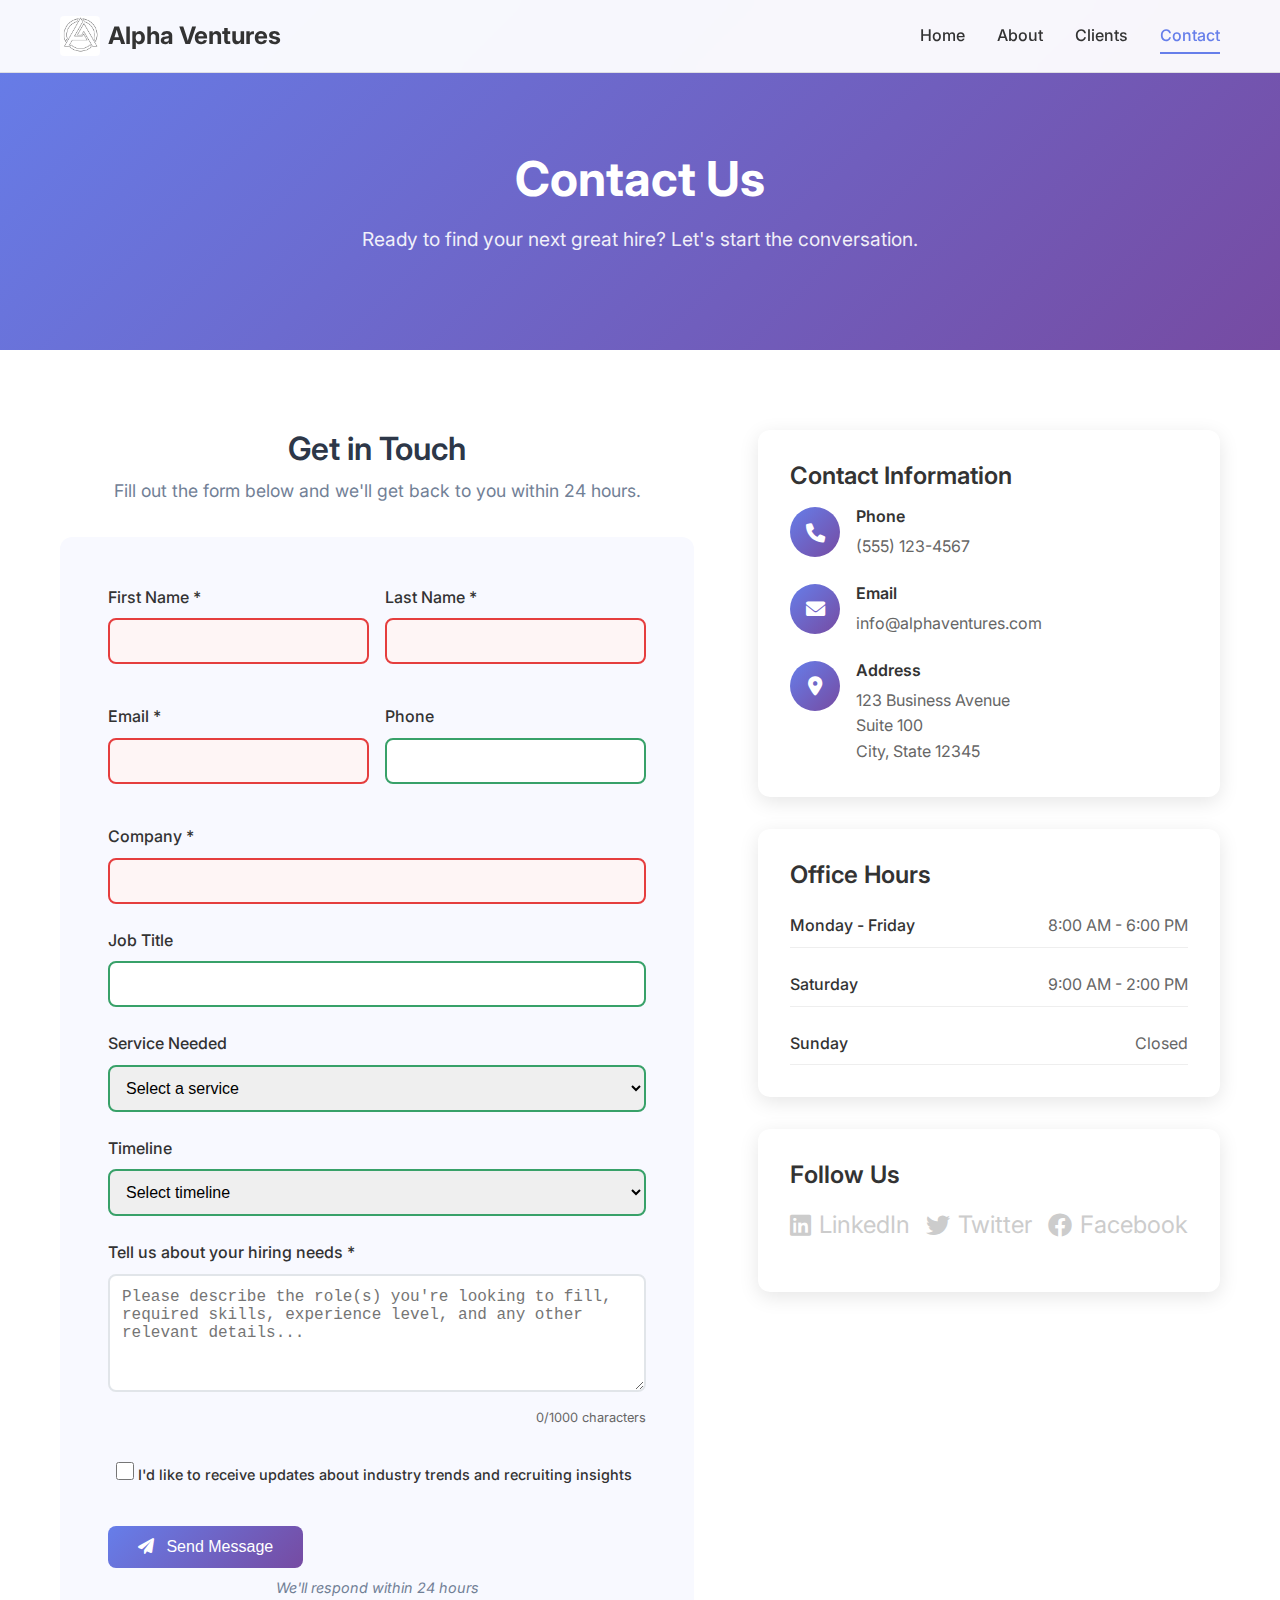
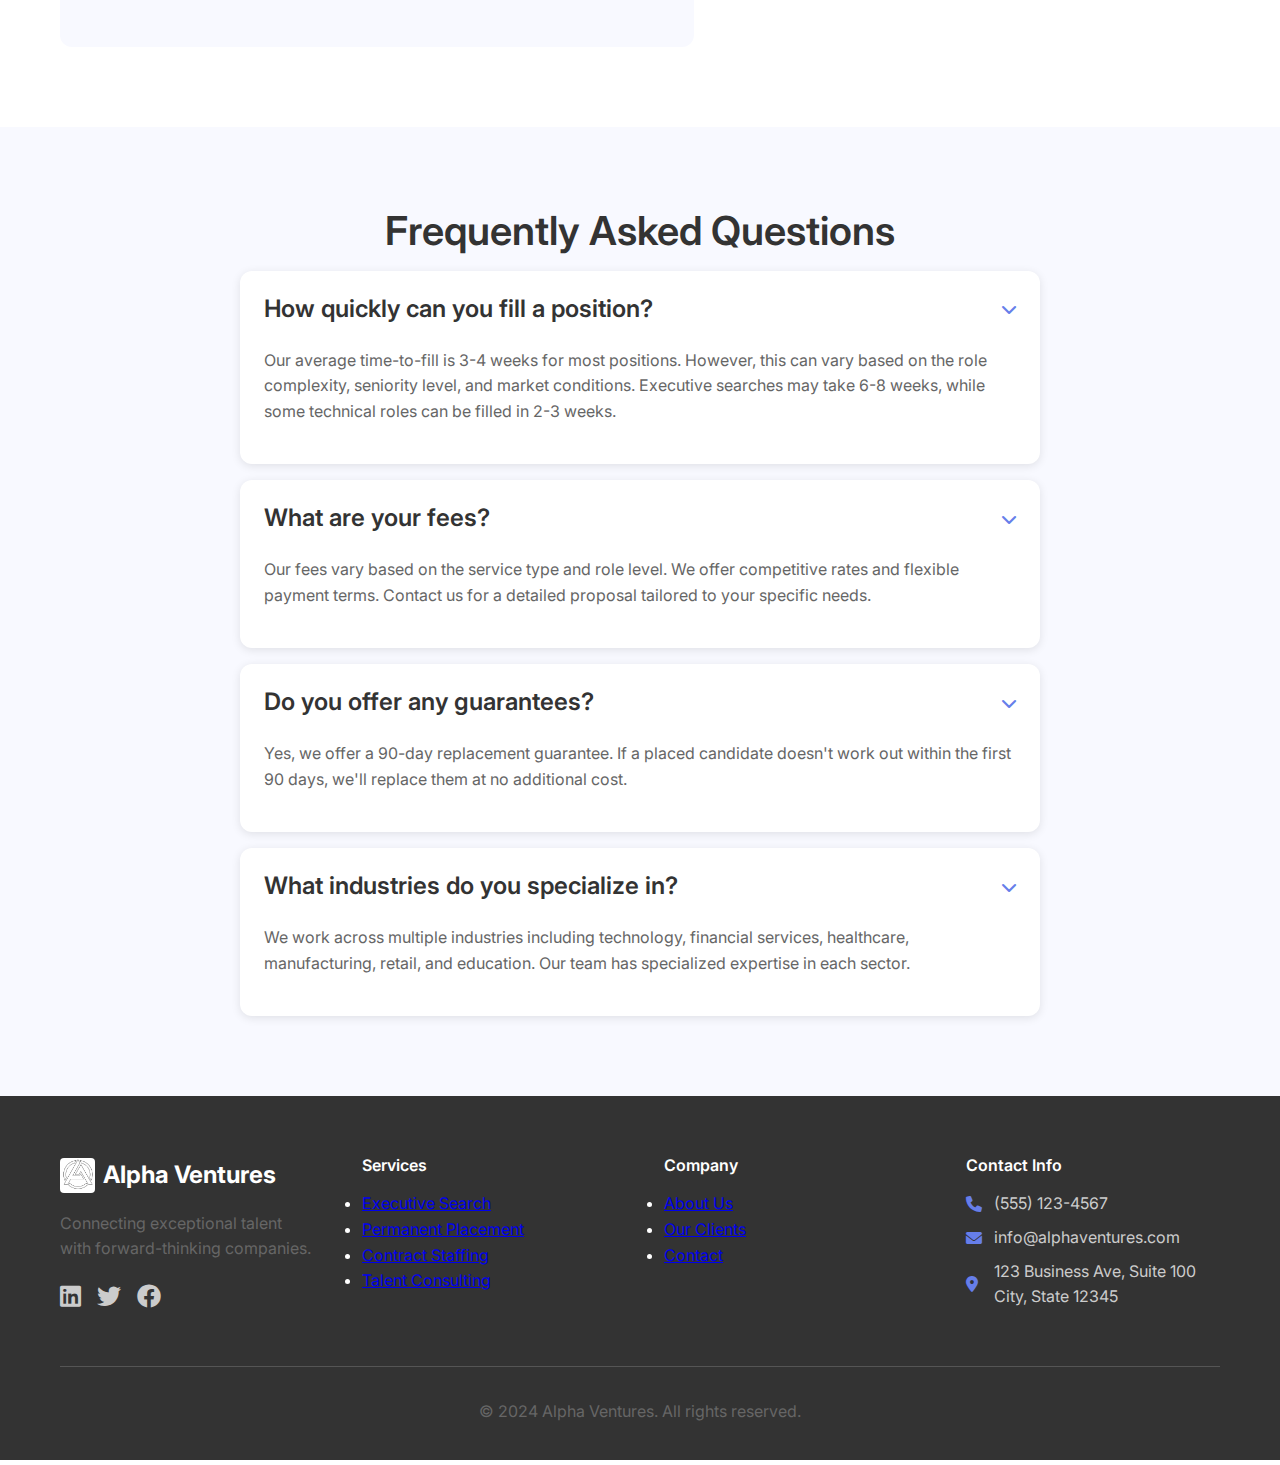
<file: contact.html>
<!DOCTYPE html>
<html lang="en">
<head>
    <meta charset="UTF-8">
    <meta name="viewport" content="width=device-width, initial-scale=1.0">
    <title>Contact Us - Alpha Ventures</title>
    <link rel="stylesheet" href="styles/main.css">
    <link href="https://fonts.googleapis.com/css2?family=Inter:wght@300;400;500;600;700&display=swap" rel="stylesheet">
    <link rel="stylesheet" href="https://cdnjs.cloudflare.com/ajax/libs/font-awesome/6.0.0/css/all.min.css">
</head>
<body>
    <!-- Navigation -->
    <nav class="navbar">
        <div class="nav-container">
            <div class="nav-logo">
                <a href="index.html">
                    <img src="images/alpha-ventures-001.jpeg" alt="Alpha Ventures Logo" class="logo-image">
                    Alpha Ventures
                </a>
            </div>
            <div class="nav-menu" id="nav-menu">
                <a href="index.html" class="nav-link">Home</a>
                <a href="about.html" class="nav-link">About</a>
                <a href="clients.html" class="nav-link">Clients</a>
                <a href="contact.html" class="nav-link active">Contact</a>
            </div>
            <div class="hamburger" id="hamburger">
                <span class="bar"></span>
                <span class="bar"></span>
                <span class="bar"></span>
            </div>
        </div>
    </nav>

    <!-- Page Header -->
    <section class="page-header">
        <div class="container">
            <h1>Contact Us</h1>
            <p>Ready to find your next great hire? Let's start the conversation.</p>
        </div>
    </section>

    <!-- Contact Content -->
    <section class="contact-content">
        <div class="container">
            <div class="contact-grid">
                <!-- Contact Form -->
                <div class="contact-form-section">
                    <div class="form-header">
                        <h2>Get in Touch</h2>
                        <p>Fill out the form below and we'll get back to you within 24 hours.</p>
                    </div>
                    
                    <form class="contact-form" id="contactForm">
                        <div class="form-row">
                            <div class="form-group">
                                <label for="firstName">First Name *</label>
                                <input type="text" id="firstName" name="firstName" autocomplete="given-name" required>
                            </div>
                            <div class="form-group">
                                <label for="lastName">Last Name *</label>
                                <input type="text" id="lastName" name="lastName" autocomplete="family-name" required>
                            </div>
                        </div>
                        
                        <div class="form-row">
                            <div class="form-group">
                                <label for="email">Email *</label>
                                <input type="email" id="email" name="email" autocomplete="email" required>
                            </div>
                            <div class="form-group">
                                <label for="phone">Phone</label>
                                <input type="tel" id="phone" name="phone" autocomplete="tel">
                            </div>
                        </div>
                        
                        <div class="form-group">
                            <label for="company">Company *</label>
                            <input type="text" id="company" name="company" autocomplete="organization" required>
                        </div>
                        
                        <div class="form-group">
                            <label for="jobTitle">Job Title</label>
                            <input type="text" id="jobTitle" name="jobTitle" autocomplete="organization-title">
                        </div>
                        
                        <div class="form-group">
                            <label for="serviceType">Service Needed</label>
                            <select id="serviceType" name="serviceType">
                                <option value="">Select a service</option>
                                <option value="executive-search">Executive Search</option>
                                <option value="permanent-placement">Permanent Placement</option>
                                <option value="contract-staffing">Contract Staffing</option>
                                <option value="talent-consulting">Talent Consulting</option>
                                <option value="other">Other</option>
                            </select>
                        </div>
                        
                        <div class="form-group">
                            <label for="urgency">Timeline</label>
                            <select id="urgency" name="urgency">
                                <option value="">Select timeline</option>
                                <option value="immediate">Immediate (Within 2 weeks)</option>
                                <option value="soon">Soon (Within 1 month)</option>
                                <option value="planning">Planning (1-3 months)</option>
                                <option value="future">Future consideration</option>
                            </select>
                        </div>
                        
                        <div class="form-group">
                            <label for="message">Tell us about your hiring needs *</label>
                            <textarea id="message" name="message" rows="5" maxlength="1000" placeholder="Please describe the role(s) you're looking to fill, required skills, experience level, and any other relevant details..." required></textarea>
                        </div>
                        
                        <div class="form-group checkbox-group">
                            <label class="checkbox-label">
                                <input type="checkbox" id="newsletter" name="newsletter">
                                <span class="checkmark"></span>
                                I'd like to receive updates about industry trends and recruiting insights
                            </label>
                        </div>
                        
                        <button type="submit" class="btn btn-primary" aria-describedby="submit-help">
                            <i class="fas fa-paper-plane" aria-hidden="true"></i>
                            Send Message
                        </button>
                        <small id="submit-help" class="form-help-text">We'll respond within 24 hours</small>
                    </form>
                    
                    <div class="form-success" id="formSuccess" style="display: none;">
                        <div class="success-icon">
                            <i class="fas fa-check-circle"></i>
                        </div>
                        <h3>Thank you for your message!</h3>
                        <p>We've received your inquiry and will get back to you within 24 hours.</p>
                    </div>
                </div>
                
                <!-- Contact Info -->
                <div class="contact-info-section">
                    <div class="contact-card">
                        <h3>Contact Information</h3>
                        <div class="contact-details">
                            <div class="contact-item">
                                <div class="contact-icon">
                                    <i class="fas fa-phone"></i>
                                </div>
                                <div class="contact-text">
                                    <h4>Phone</h4>
                                    <p>(555) 123-4567</p>
                                </div>
                            </div>
                            <div class="contact-item">
                                <div class="contact-icon">
                                    <i class="fas fa-envelope"></i>
                                </div>
                                <div class="contact-text">
                                    <h4>Email</h4>
                                    <p>info@alphaventures.com</p>
                                </div>
                            </div>
                            <div class="contact-item">
                                <div class="contact-icon">
                                    <i class="fas fa-map-marker-alt"></i>
                                </div>
                                <div class="contact-text">
                                    <h4>Address</h4>
                                    <p>123 Business Avenue<br>Suite 100<br>City, State 12345</p>
                                </div>
                            </div>
                        </div>
                    </div>
                    
                    <div class="contact-card">
                        <h3>Office Hours</h3>
                        <div class="office-hours">
                            <div class="hour-item">
                                <span class="day">Monday - Friday</span>
                                <span class="time">8:00 AM - 6:00 PM</span>
                            </div>
                            <div class="hour-item">
                                <span class="day">Saturday</span>
                                <span class="time">9:00 AM - 2:00 PM</span>
                            </div>
                            <div class="hour-item">
                                <span class="day">Sunday</span>
                                <span class="time">Closed</span>
                            </div>
                        </div>
                    </div>
                    
                    <div class="contact-card">
                        <h3>Follow Us</h3>
                        <div class="social-links">
                            <a href="#" class="social-link">
                                <i class="fab fa-linkedin"></i>
                                <span>LinkedIn</span>
                            </a>
                            <a href="#" class="social-link">
                                <i class="fab fa-twitter"></i>
                                <span>Twitter</span>
                            </a>
                            <a href="#" class="social-link">
                                <i class="fab fa-facebook"></i>
                                <span>Facebook</span>
                            </a>
                        </div>
                    </div>
                </div>
            </div>
        </div>
    </section>

    <!-- FAQ Section -->
    <section class="faq-section">
        <div class="container">
            <h2 class="section-title">Frequently Asked Questions</h2>
            <div class="faq-grid">
                <div class="faq-item">
                    <div class="faq-question">
                        <h3>How quickly can you fill a position?</h3>
                        <i class="fas fa-chevron-down"></i>
                    </div>
                    <div class="faq-answer">
                        <p>Our average time-to-fill is 3-4 weeks for most positions. However, this can vary based on the role complexity, seniority level, and market conditions. Executive searches may take 6-8 weeks, while some technical roles can be filled in 2-3 weeks.</p>
                    </div>
                </div>
                <div class="faq-item">
                    <div class="faq-question">
                        <h3>What are your fees?</h3>
                        <i class="fas fa-chevron-down"></i>
                    </div>
                    <div class="faq-answer">
                        <p>Our fees vary based on the service type and role level. We offer competitive rates and flexible payment terms. Contact us for a detailed proposal tailored to your specific needs.</p>
                    </div>
                </div>
                <div class="faq-item">
                    <div class="faq-question">
                        <h3>Do you offer any guarantees?</h3>
                        <i class="fas fa-chevron-down"></i>
                    </div>
                    <div class="faq-answer">
                        <p>Yes, we offer a 90-day replacement guarantee. If a placed candidate doesn't work out within the first 90 days, we'll replace them at no additional cost.</p>
                    </div>
                </div>
                <div class="faq-item">
                    <div class="faq-question">
                        <h3>What industries do you specialize in?</h3>
                        <i class="fas fa-chevron-down"></i>
                    </div>
                    <div class="faq-answer">
                        <p>We work across multiple industries including technology, financial services, healthcare, manufacturing, retail, and education. Our team has specialized expertise in each sector.</p>
                    </div>
                </div>
            </div>
        </div>
    </section>

    <!-- Footer -->
    <footer class="footer">
        <div class="container">
            <div class="footer-content">
                <div class="footer-section">
                    <div class="footer-logo">
                        <img src="images/alpha-ventures-001.jpeg" alt="Alpha Ventures Logo" class="logo-image">
                        Alpha Ventures
                    </div>
                    <p>Connecting exceptional talent with forward-thinking companies.</p>
                    <div class="social-links">
                        <a href="#"><i class="fab fa-linkedin"></i></a>
                        <a href="#"><i class="fab fa-twitter"></i></a>
                        <a href="#"><i class="fab fa-facebook"></i></a>
                    </div>
                </div>
                <div class="footer-section">
                    <h4>Services</h4>
                    <ul>
                        <li><a href="#">Executive Search</a></li>
                        <li><a href="#">Permanent Placement</a></li>
                        <li><a href="#">Contract Staffing</a></li>
                        <li><a href="#">Talent Consulting</a></li>
                    </ul>
                </div>
                <div class="footer-section">
                    <h4>Company</h4>
                    <ul>
                        <li><a href="about.html">About Us</a></li>
                        <li><a href="clients.html">Our Clients</a></li>
                        <li><a href="contact.html">Contact</a></li>
                    </ul>
                </div>
                <div class="footer-section">
                    <h4>Contact Info</h4>
                    <div class="contact-info">
                        <p><i class="fas fa-phone"></i> (555) 123-4567</p>
                        <p><i class="fas fa-envelope"></i> info@alphaventures.com</p>
                        <p><i class="fas fa-map-marker-alt"></i> 123 Business Ave, Suite 100<br>City, State 12345</p>
                    </div>
                </div>
            </div>
            <div class="footer-bottom">
                <p>&copy; 2024 Alpha Ventures. All rights reserved.</p>
            </div>
        </div>
    </footer>

    <script src="scripts/main.js"></script>
    <script src="scripts/contact.js"></script>
</body>
</html>
</file>
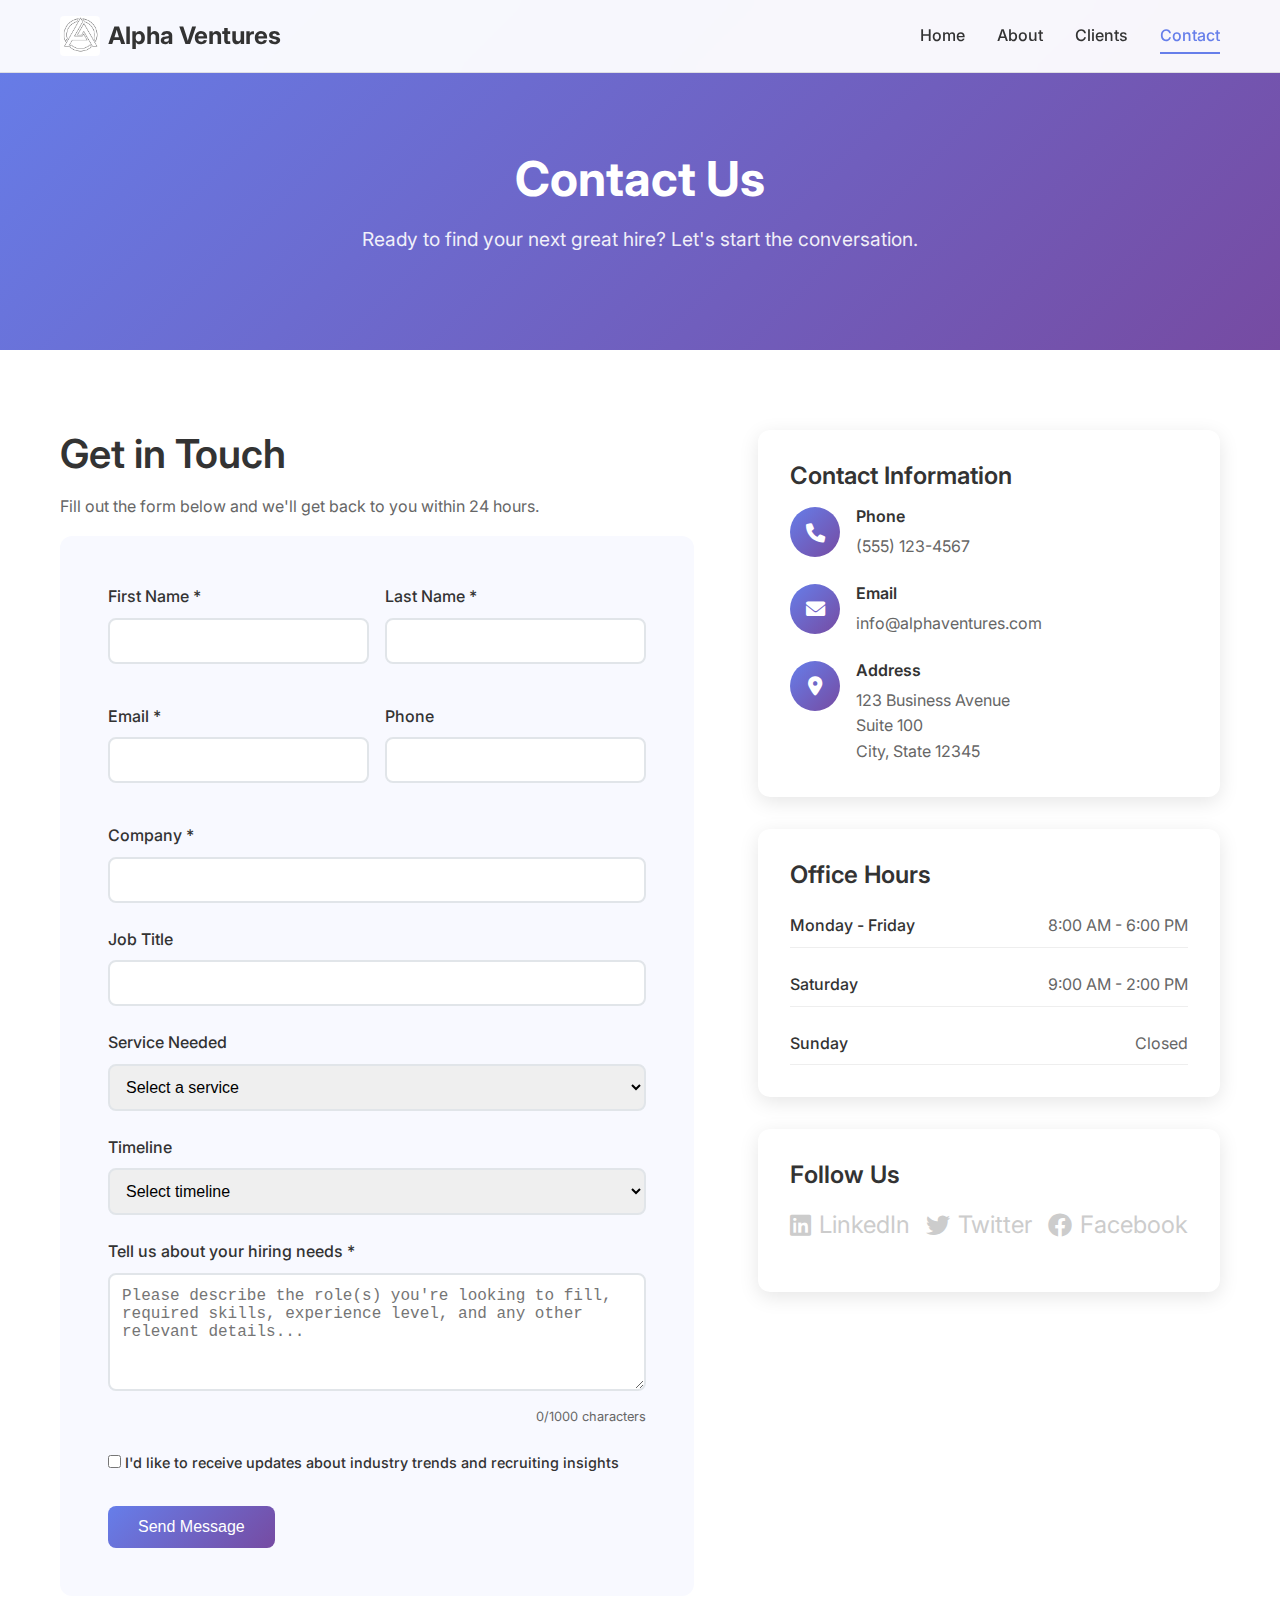
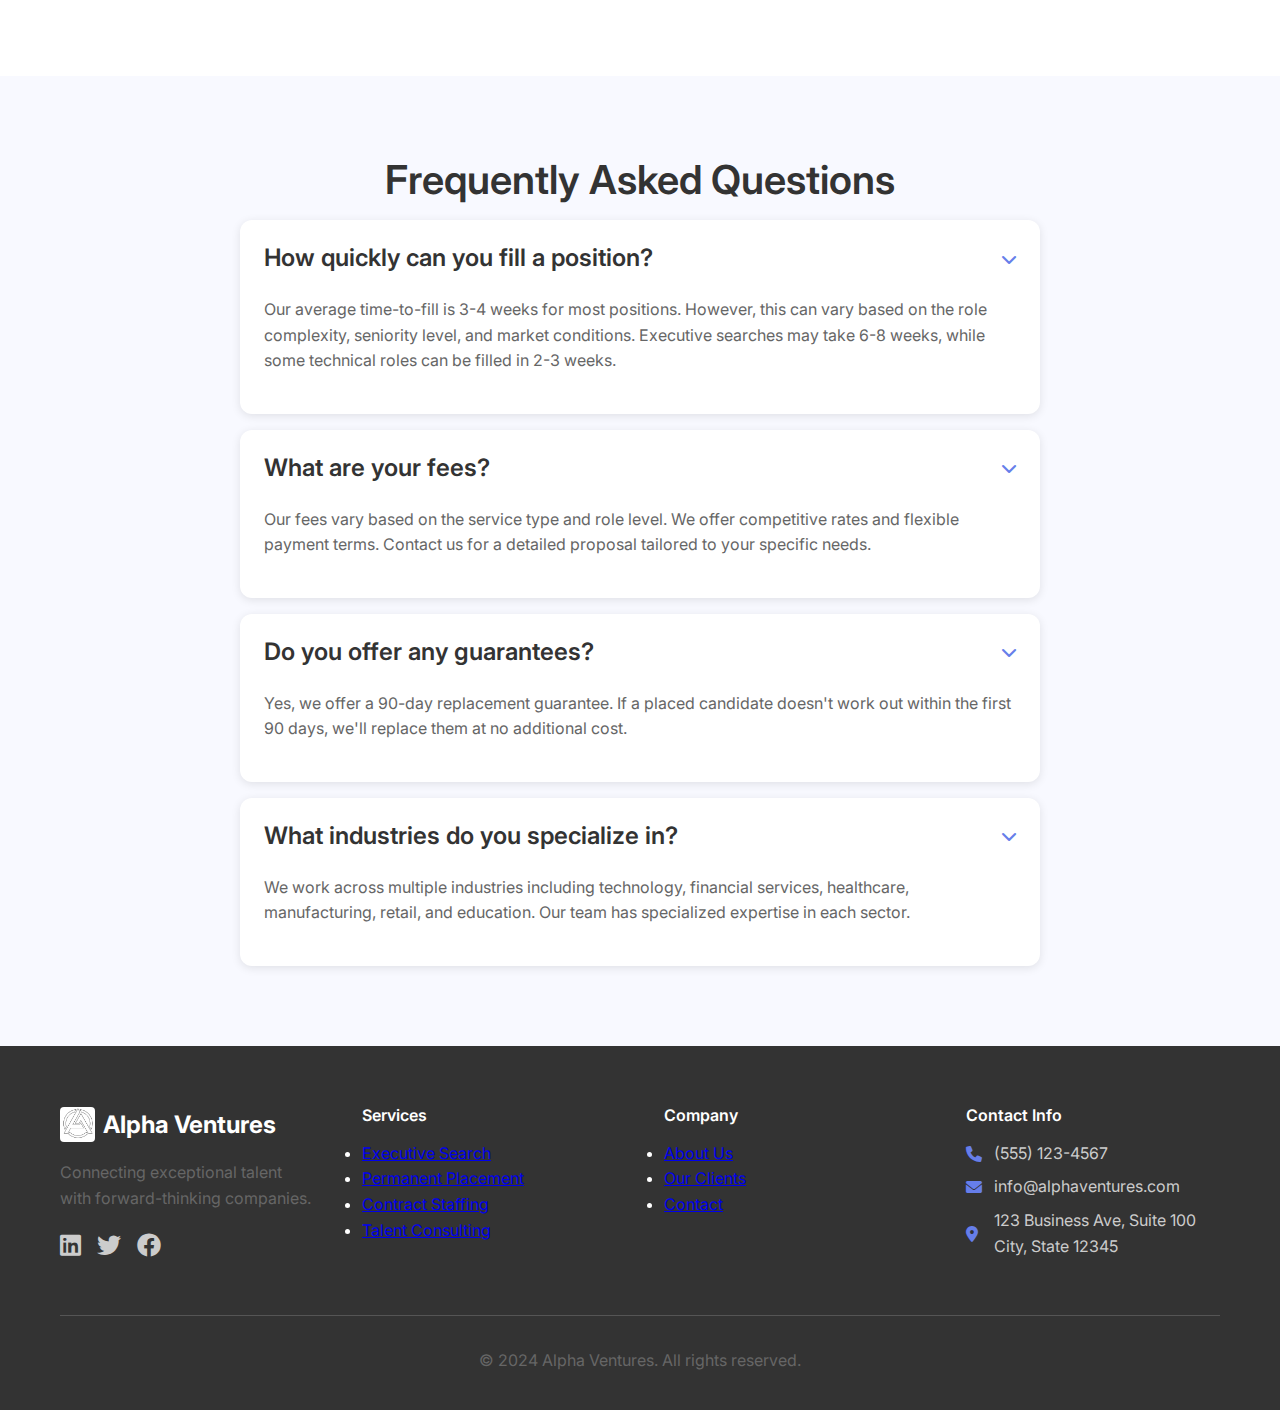
<file: ui/contact.html>
<!DOCTYPE html>
<html lang="en">
<head>
    <meta charset="UTF-8">
    <meta name="viewport" content="width=device-width, initial-scale=1.0">
    <title>Contact Us - Alpha Ventures</title>
    <link rel="stylesheet" href="styles/main.css">
    <link href="https://fonts.googleapis.com/css2?family=Inter:wght@300;400;500;600;700&display=swap" rel="stylesheet">
    <link rel="stylesheet" href="https://cdnjs.cloudflare.com/ajax/libs/font-awesome/6.0.0/css/all.min.css">
</head>
<body>
    <!-- Navigation -->
    <nav class="navbar">
        <div class="nav-container">
            <div class="nav-logo">
                <a href="index.html">
                    <img src="images/alpha-ventures-001.jpeg" alt="Alpha Ventures Logo" class="logo-image">
                    Alpha Ventures
                </a>
            </div>
            <div class="nav-menu" id="nav-menu">
                <a href="index.html" class="nav-link">Home</a>
                <a href="about.html" class="nav-link">About</a>
                <a href="clients.html" class="nav-link">Clients</a>
                <a href="contact.html" class="nav-link active">Contact</a>
            </div>
            <div class="hamburger" id="hamburger">
                <span class="bar"></span>
                <span class="bar"></span>
                <span class="bar"></span>
            </div>
        </div>
    </nav>

    <!-- Page Header -->
    <section class="page-header">
        <div class="container">
            <h1>Contact Us</h1>
            <p>Ready to find your next great hire? Let's start the conversation.</p>
        </div>
    </section>

    <!-- Contact Content -->
    <section class="contact-content">
        <div class="container">
            <div class="contact-grid">
                <!-- Contact Form -->
                <div class="contact-form-section">
                    <h2>Get in Touch</h2>
                    <p>Fill out the form below and we'll get back to you within 24 hours.</p>
                    
                    <form class="contact-form" id="contactForm">
                        <div class="form-row">
                            <div class="form-group">
                                <label for="firstName">First Name *</label>
                                <input type="text" id="firstName" name="firstName" required>
                            </div>
                            <div class="form-group">
                                <label for="lastName">Last Name *</label>
                                <input type="text" id="lastName" name="lastName" required>
                            </div>
                        </div>
                        
                        <div class="form-row">
                            <div class="form-group">
                                <label for="email">Email *</label>
                                <input type="email" id="email" name="email" required>
                            </div>
                            <div class="form-group">
                                <label for="phone">Phone</label>
                                <input type="tel" id="phone" name="phone">
                            </div>
                        </div>
                        
                        <div class="form-group">
                            <label for="company">Company *</label>
                            <input type="text" id="company" name="company" required>
                        </div>
                        
                        <div class="form-group">
                            <label for="jobTitle">Job Title</label>
                            <input type="text" id="jobTitle" name="jobTitle">
                        </div>
                        
                        <div class="form-group">
                            <label for="serviceType">Service Needed</label>
                            <select id="serviceType" name="serviceType">
                                <option value="">Select a service</option>
                                <option value="executive-search">Executive Search</option>
                                <option value="permanent-placement">Permanent Placement</option>
                                <option value="contract-staffing">Contract Staffing</option>
                                <option value="talent-consulting">Talent Consulting</option>
                                <option value="other">Other</option>
                            </select>
                        </div>
                        
                        <div class="form-group">
                            <label for="urgency">Timeline</label>
                            <select id="urgency" name="urgency">
                                <option value="">Select timeline</option>
                                <option value="immediate">Immediate (Within 2 weeks)</option>
                                <option value="soon">Soon (Within 1 month)</option>
                                <option value="planning">Planning (1-3 months)</option>
                                <option value="future">Future consideration</option>
                            </select>
                        </div>
                        
                        <div class="form-group">
                            <label for="message">Tell us about your hiring needs *</label>
                            <textarea id="message" name="message" rows="5" placeholder="Please describe the role(s) you're looking to fill, required skills, experience level, and any other relevant details..." required></textarea>
                        </div>
                        
                        <div class="form-group checkbox-group">
                            <label class="checkbox-label">
                                <input type="checkbox" id="newsletter" name="newsletter">
                                <span class="checkmark"></span>
                                I'd like to receive updates about industry trends and recruiting insights
                            </label>
                        </div>
                        
                        <button type="submit" class="btn btn-primary">Send Message</button>
                    </form>
                    
                    <div class="form-success" id="formSuccess" style="display: none;">
                        <div class="success-icon">
                            <i class="fas fa-check-circle"></i>
                        </div>
                        <h3>Thank you for your message!</h3>
                        <p>We've received your inquiry and will get back to you within 24 hours.</p>
                    </div>
                </div>
                
                <!-- Contact Info -->
                <div class="contact-info-section">
                    <div class="contact-card">
                        <h3>Contact Information</h3>
                        <div class="contact-details">
                            <div class="contact-item">
                                <div class="contact-icon">
                                    <i class="fas fa-phone"></i>
                                </div>
                                <div class="contact-text">
                                    <h4>Phone</h4>
                                    <p>(555) 123-4567</p>
                                </div>
                            </div>
                            <div class="contact-item">
                                <div class="contact-icon">
                                    <i class="fas fa-envelope"></i>
                                </div>
                                <div class="contact-text">
                                    <h4>Email</h4>
                                    <p>info@alphaventures.com</p>
                                </div>
                            </div>
                            <div class="contact-item">
                                <div class="contact-icon">
                                    <i class="fas fa-map-marker-alt"></i>
                                </div>
                                <div class="contact-text">
                                    <h4>Address</h4>
                                    <p>123 Business Avenue<br>Suite 100<br>City, State 12345</p>
                                </div>
                            </div>
                        </div>
                    </div>
                    
                    <div class="contact-card">
                        <h3>Office Hours</h3>
                        <div class="office-hours">
                            <div class="hour-item">
                                <span class="day">Monday - Friday</span>
                                <span class="time">8:00 AM - 6:00 PM</span>
                            </div>
                            <div class="hour-item">
                                <span class="day">Saturday</span>
                                <span class="time">9:00 AM - 2:00 PM</span>
                            </div>
                            <div class="hour-item">
                                <span class="day">Sunday</span>
                                <span class="time">Closed</span>
                            </div>
                        </div>
                    </div>
                    
                    <div class="contact-card">
                        <h3>Follow Us</h3>
                        <div class="social-links">
                            <a href="#" class="social-link">
                                <i class="fab fa-linkedin"></i>
                                <span>LinkedIn</span>
                            </a>
                            <a href="#" class="social-link">
                                <i class="fab fa-twitter"></i>
                                <span>Twitter</span>
                            </a>
                            <a href="#" class="social-link">
                                <i class="fab fa-facebook"></i>
                                <span>Facebook</span>
                            </a>
                        </div>
                    </div>
                </div>
            </div>
        </div>
    </section>

    <!-- FAQ Section -->
    <section class="faq-section">
        <div class="container">
            <h2 class="section-title">Frequently Asked Questions</h2>
            <div class="faq-grid">
                <div class="faq-item">
                    <div class="faq-question">
                        <h3>How quickly can you fill a position?</h3>
                        <i class="fas fa-chevron-down"></i>
                    </div>
                    <div class="faq-answer">
                        <p>Our average time-to-fill is 3-4 weeks for most positions. However, this can vary based on the role complexity, seniority level, and market conditions. Executive searches may take 6-8 weeks, while some technical roles can be filled in 2-3 weeks.</p>
                    </div>
                </div>
                <div class="faq-item">
                    <div class="faq-question">
                        <h3>What are your fees?</h3>
                        <i class="fas fa-chevron-down"></i>
                    </div>
                    <div class="faq-answer">
                        <p>Our fees vary based on the service type and role level. We offer competitive rates and flexible payment terms. Contact us for a detailed proposal tailored to your specific needs.</p>
                    </div>
                </div>
                <div class="faq-item">
                    <div class="faq-question">
                        <h3>Do you offer any guarantees?</h3>
                        <i class="fas fa-chevron-down"></i>
                    </div>
                    <div class="faq-answer">
                        <p>Yes, we offer a 90-day replacement guarantee. If a placed candidate doesn't work out within the first 90 days, we'll replace them at no additional cost.</p>
                    </div>
                </div>
                <div class="faq-item">
                    <div class="faq-question">
                        <h3>What industries do you specialize in?</h3>
                        <i class="fas fa-chevron-down"></i>
                    </div>
                    <div class="faq-answer">
                        <p>We work across multiple industries including technology, financial services, healthcare, manufacturing, retail, and education. Our team has specialized expertise in each sector.</p>
                    </div>
                </div>
            </div>
        </div>
    </section>

    <!-- Footer -->
    <footer class="footer">
        <div class="container">
            <div class="footer-content">
                <div class="footer-section">
                    <div class="footer-logo">
                        <img src="images/alpha-ventures-001.jpeg" alt="Alpha Ventures Logo" class="logo-image">
                        Alpha Ventures
                    </div>
                    <p>Connecting exceptional talent with forward-thinking companies.</p>
                    <div class="social-links">
                        <a href="#"><i class="fab fa-linkedin"></i></a>
                        <a href="#"><i class="fab fa-twitter"></i></a>
                        <a href="#"><i class="fab fa-facebook"></i></a>
                    </div>
                </div>
                <div class="footer-section">
                    <h4>Services</h4>
                    <ul>
                        <li><a href="#">Executive Search</a></li>
                        <li><a href="#">Permanent Placement</a></li>
                        <li><a href="#">Contract Staffing</a></li>
                        <li><a href="#">Talent Consulting</a></li>
                    </ul>
                </div>
                <div class="footer-section">
                    <h4>Company</h4>
                    <ul>
                        <li><a href="about.html">About Us</a></li>
                        <li><a href="clients.html">Our Clients</a></li>
                        <li><a href="contact.html">Contact</a></li>
                    </ul>
                </div>
                <div class="footer-section">
                    <h4>Contact Info</h4>
                    <div class="contact-info">
                        <p><i class="fas fa-phone"></i> (555) 123-4567</p>
                        <p><i class="fas fa-envelope"></i> info@alphaventures.com</p>
                        <p><i class="fas fa-map-marker-alt"></i> 123 Business Ave, Suite 100<br>City, State 12345</p>
                    </div>
                </div>
            </div>
            <div class="footer-bottom">
                <p>&copy; 2024 Alpha Ventures. All rights reserved.</p>
            </div>
        </div>
    </footer>

    <script src="scripts/main.js"></script>
    <script src="scripts/contact.js"></script>
</body>
</html>
</file>
<file: styles/main.css>
/* Reset and Base Styles */
* {
    margin: 0;
    padding: 0;
    box-sizing: border-box;
}

body {
    font-family: 'Inter', sans-serif;
    line-height: 1.6;
    color: #333;
    background-color: #fff;
}

.container {
    max-width: 1200px;
    margin: 0 auto;
    padding: 0 20px;
}

/* Typography */
h1, h2, h3, h4, h5, h6 {
    font-weight: 600;
    line-height: 1.2;
    margin-bottom: 1rem;
}

h1 {
    font-size: 3rem;
    font-weight: 700;
}

h2 {
    font-size: 2.5rem;
}

h3 {
    font-size: 1.5rem;
}

p {
    margin-bottom: 1rem;
    color: #666;
}

/* Buttons */
.btn {
    display: inline-block;
    padding: 12px 30px;
    border-radius: 8px;
    text-decoration: none;
    font-weight: 500;
    transition: all 0.3s ease;
    border: none;
    cursor: pointer;
    font-size: 1rem;
}

.btn-primary {
    background: linear-gradient(135deg, #667eea 0%, #764ba2 100%);
    color: white;
}

.btn-primary:hover {
    transform: translateY(-2px);
    box-shadow: 0 10px 25px rgba(102, 126, 234, 0.3);
}

.btn-secondary {
    background: transparent;
    color: #667eea;
    border: 2px solid #667eea;
}

.btn-secondary:hover {
    background: #667eea;
    color: white;
}

.btn-white {
    background: white;
    color: #667eea;
}

.btn-white:hover {
    transform: translateY(-2px);
    box-shadow: 0 10px 25px rgba(0, 0, 0, 0.1);
}

/* Navigation */
.navbar {
    background: rgba(255, 255, 255, 0.95);
    backdrop-filter: blur(10px);
    position: fixed;
    top: 0;
    width: 100%;
    z-index: 1000;
    padding: 1rem 0;
    border-bottom: 1px solid rgba(0, 0, 0, 0.1);
}

.nav-container {
    max-width: 1200px;
    margin: 0 auto;
    padding: 0 20px;
    display: flex;
    justify-content: space-between;
    align-items: center;
}

.nav-logo a {
    font-size: 1.5rem;
    font-weight: 700;
    color: #333;
    text-decoration: none;
    display: flex;
    align-items: center;
    gap: 0.5rem;
}

.logo-image {
    height: 40px;
    width: auto;
    border-radius: 4px;
    object-fit: contain;
}

.nav-logo i {
    color: #667eea;
}

.nav-menu {
    display: flex;
    gap: 2rem;
}

.nav-link {
    color: #333;
    text-decoration: none;
    font-weight: 500;
    transition: color 0.3s ease;
    position: relative;
}

.nav-link:hover,
.nav-link.active {
    color: #667eea;
}

.nav-link.active::after {
    content: '';
    position: absolute;
    bottom: -5px;
    left: 0;
    width: 100%;
    height: 2px;
    background: #667eea;
}

.hamburger {
    display: none;
    flex-direction: column;
    cursor: pointer;
}

.bar {
    width: 25px;
    height: 3px;
    background: #333;
    margin: 3px 0;
    transition: 0.3s;
}

/* Hero Section */
.hero {
    background: linear-gradient(135deg, #667eea 0%, #764ba2 100%);
    color: white;
    padding: 150px 0 100px;
    min-height: 90vh;
    display: flex;
    align-items: center;
}

.hero-container {
    max-width: 1200px;
    margin: 0 auto;
    padding: 0 20px;
    display: grid;
    grid-template-columns: 1fr 1fr;
    gap: 4rem;
    align-items: center;
}

.hero-title {
    font-size: 3.5rem;
    font-weight: 700;
    margin-bottom: 1.5rem;
    line-height: 1.1;
}

.highlight {
    background: linear-gradient(45deg, #ff6b35 0%, #1a365d 100%);
    -webkit-background-clip: text;
    -webkit-text-fill-color: transparent;
    background-clip: text;
}

.hero-subtitle {
    font-size: 1.2rem;
    margin-bottom: 2rem;
    opacity: 0.9;
}

.hero-buttons {
    display: flex;
    gap: 1rem;
    flex-wrap: wrap;
}

.hero-image {
    display: flex;
    justify-content: center;
    align-items: center;
}

.hero-graphic {
    width: 300px;
    height: 300px;
    background: rgba(255, 255, 255, 0.1);
    border-radius: 50%;
    display: flex;
    align-items: center;
    justify-content: center;
    backdrop-filter: blur(10px);
}

.hero-graphic i {
    font-size: 6rem;
    opacity: 0.7;
}

/* Page Header */
.page-header {
    background: linear-gradient(135deg, #667eea 0%, #764ba2 100%);
    color: white;
    padding: 150px 0 80px;
    text-align: center;
}

.page-header h1 {
    font-size: 3rem;
    margin-bottom: 1rem;
}

.page-header p {
    font-size: 1.2rem;
    opacity: 0.9;
    color: white;
}

/* Sections */
.section-title {
    text-align: center;
    margin-bottom: 1rem;
    color: #333;
}

.section-subtitle {
    text-align: center;
    font-size: 1.1rem;
    margin-bottom: 3rem;
    color: #666;
}

/* Services Section */
.services {
    padding: 100px 0;
    background: #f8f9ff;
}

.services-grid {
    display: grid;
    grid-template-columns: repeat(auto-fit, minmax(300px, 1fr));
    gap: 2rem;
}

.service-card {
    background: white;
    padding: 2rem;
    border-radius: 12px;
    text-align: center;
    box-shadow: 0 5px 20px rgba(0, 0, 0, 0.1);
    transition: transform 0.3s ease;
}

.service-card:hover {
    transform: translateY(-5px);
}

.service-icon {
    width: 80px;
    height: 80px;
    background: linear-gradient(135deg, #667eea 0%, #764ba2 100%);
    border-radius: 50%;
    display: flex;
    align-items: center;
    justify-content: center;
    margin: 0 auto 1.5rem;
}

.service-icon i {
    font-size: 2rem;
    color: white;
}

/* Stats Section */
.stats {
    padding: 80px 0;
    background: #333;
    color: white;
}

.stats-grid {
    display: grid;
    grid-template-columns: repeat(auto-fit, minmax(200px, 1fr));
    gap: 2rem;
    text-align: center;
}

.stat-item {
    padding: 1rem;
}

.stat-number {
    font-size: 3rem;
    font-weight: 700;
    color: #667eea;
    display: block;
}

.stat-label {
    font-size: 1rem;
    opacity: 0.8;
}

/* Why Choose Section */
.why-choose {
    padding: 100px 0;
}

.why-choose-content {
    display: grid;
    grid-template-columns: 1fr 1fr;
    gap: 4rem;
    align-items: center;
}

.why-choose-subtitle {
    font-size: 1.1rem;
    margin-bottom: 2rem;
}

.features-list {
    margin-bottom: 2rem;
}

.feature-item {
    display: flex;
    align-items: center;
    gap: 1rem;
    margin-bottom: 1rem;
}

.feature-item i {
    color: #667eea;
    font-size: 1.2rem;
}

.why-choose-image {
    display: flex;
    justify-content: center;
}

.image-placeholder {
    width: 400px;
    height: 300px;
    background: linear-gradient(135deg, #667eea 0%, #764ba2 100%);
    border-radius: 12px;
    display: flex;
    align-items: center;
    justify-content: center;
    color: white;
}

.image-placeholder i {
    font-size: 4rem;
    opacity: 0.7;
}

/* CTA Section */
.cta {
    padding: 100px 0;
    background: linear-gradient(135deg, #667eea 0%, #764ba2 100%);
    color: white;
    text-align: center;
}

.cta-content h2 {
    margin-bottom: 1rem;
    color: white;
}

.cta-content p {
    font-size: 1.1rem;
    margin-bottom: 2rem;
    opacity: 0.9;
    color: white;
}

/* About Page Styles */
.about-content {
    padding: 80px 0;
}

.about-intro {
    display: grid;
    grid-template-columns: 1fr 1fr;
    gap: 4rem;
    align-items: center;
    margin-bottom: 80px;
}

.mission-vision {
    padding: 80px 0;
    background: #f8f9ff;
}

.mv-grid {
    display: grid;
    grid-template-columns: repeat(auto-fit, minmax(400px, 1fr));
    gap: 2rem;
}

.mv-card {
    background: white;
    padding: 3rem;
    border-radius: 12px;
    text-align: center;
    box-shadow: 0 5px 20px rgba(0, 0, 0, 0.1);
}

.mv-icon {
    width: 100px;
    height: 100px;
    background: linear-gradient(135deg, #667eea 0%, #764ba2 100%);
    border-radius: 50%;
    display: flex;
    align-items: center;
    justify-content: center;
    margin: 0 auto 2rem;
}

.mv-icon i {
    font-size: 2.5rem;
    color: white;
}

.values {
    padding: 80px 0;
}

.values-grid {
    display: grid;
    grid-template-columns: repeat(auto-fit, minmax(250px, 1fr));
    gap: 2rem;
}

.value-card {
    text-align: center;
    padding: 2rem;
}

.value-icon {
    width: 80px;
    height: 80px;
    background: linear-gradient(135deg, #667eea 0%, #764ba2 100%);
    border-radius: 50%;
    display: flex;
    align-items: center;
    justify-content: center;
    margin: 0 auto 1.5rem;
}

.value-icon i {
    font-size: 2rem;
    color: white;
}

/* Team Section */
.team {
    padding: 80px 0;
    background: #f8f9ff;
}

.team-grid {
    display: grid;
    grid-template-columns: repeat(auto-fit, minmax(280px, 1fr));
    gap: 2rem;
}

.team-member {
    background: white;
    padding: 2rem;
    border-radius: 12px;
    text-align: center;
    box-shadow: 0 5px 20px rgba(0, 0, 0, 0.1);
}

.member-photo {
    width: 120px;
    height: 120px;
    background: linear-gradient(135deg, #667eea 0%, #764ba2 100%);
    border-radius: 50%;
    display: flex;
    align-items: center;
    justify-content: center;
    margin: 0 auto 1.5rem;
}

.member-photo i {
    font-size: 3rem;
    color: white;
}

.member-title {
    color: #667eea;
    font-weight: 600;
    margin-bottom: 1rem;
}

.member-bio {
    margin-bottom: 1.5rem;
    font-size: 0.9rem;
}

.member-social {
    display: flex;
    justify-content: center;
    gap: 1rem;
}

.member-social a {
    color: #667eea;
    font-size: 1.2rem;
    transition: color 0.3s ease;
}

.member-social a:hover {
    color: #764ba2;
}

/* Process Section */
.process {
    padding: 80px 0;
}

.process-steps {
    display: grid;
    grid-template-columns: repeat(auto-fit, minmax(250px, 1fr));
    gap: 2rem;
}

.process-step {
    display: flex;
    align-items: flex-start;
    gap: 1.5rem;
}

.step-number {
    width: 50px;
    height: 50px;
    background: linear-gradient(135deg, #667eea 0%, #764ba2 100%);
    color: white;
    border-radius: 50%;
    display: flex;
    align-items: center;
    justify-content: center;
    font-weight: 700;
    font-size: 1.2rem;
    flex-shrink: 0;
}

/* Clients Page Styles */
.client-logos {
    padding: 80px 0;
    background: #f8f9ff;
}

.logos-grid {
    display: grid;
    grid-template-columns: repeat(auto-fit, minmax(200px, 1fr));
    gap: 2rem;
}

.logo-item {
    background: white;
    padding: 2rem;
    border-radius: 12px;
    text-align: center;
    box-shadow: 0 5px 20px rgba(0, 0, 0, 0.05);
}

.logo-placeholder {
    display: flex;
    flex-direction: column;
    align-items: center;
    gap: 1rem;
    color: #667eea;
}

.logo-placeholder i {
    font-size: 2.5rem;
}

.logo-placeholder span {
    font-weight: 600;
    font-size: 1.1rem;
}

.industries {
    padding: 80px 0;
}

.industries-grid {
    display: grid;
    grid-template-columns: repeat(auto-fit, minmax(350px, 1fr));
    gap: 2rem;
}

.industry-card {
    background: white;
    padding: 2rem;
    border-radius: 12px;
    box-shadow: 0 5px 20px rgba(0, 0, 0, 0.1);
    transition: transform 0.3s ease;
}

.industry-card:hover {
    transform: translateY(-5px);
}

.industry-icon {
    width: 80px;
    height: 80px;
    background: linear-gradient(135deg, #667eea 0%, #764ba2 100%);
    border-radius: 50%;
    display: flex;
    align-items: center;
    justify-content: center;
    margin-bottom: 1.5rem;
}

.industry-icon i {
    font-size: 2rem;
    color: white;
}

.industry-stats {
    margin-top: 1rem;
    padding-top: 1rem;
    border-top: 1px solid #eee;
}

.stat {
    color: #667eea;
    font-weight: 600;
}

/* Testimonials */
.testimonials {
    padding: 80px 0;
    background: #f8f9ff;
}

.testimonials-grid {
    display: grid;
    grid-template-columns: repeat(auto-fit, minmax(350px, 1fr));
    gap: 2rem;
}

.testimonial-card {
    background: white;
    padding: 2rem;
    border-radius: 12px;
    box-shadow: 0 5px 20px rgba(0, 0, 0, 0.1);
}

.quote-icon {
    color: #667eea;
    font-size: 2rem;
    margin-bottom: 1rem;
}

.testimonial-content p {
    font-style: italic;
    margin-bottom: 1.5rem;
    color: #333;
}

.author-info h4 {
    margin-bottom: 0.5rem;
    color: #333;
}

.author-info span {
    color: #667eea;
    font-size: 0.9rem;
}

/* Success Stories */
.success-stories {
    padding: 80px 0;
}

.stories-grid {
    display: grid;
    grid-template-columns: repeat(auto-fit, minmax(500px, 1fr));
    gap: 2rem;
}

.story-card {
    background: white;
    border-radius: 12px;
    box-shadow: 0 5px 20px rgba(0, 0, 0, 0.1);
    overflow: hidden;
}

.story-header {
    background: linear-gradient(135deg, #667eea 0%, #764ba2 100%);
    color: white;
    padding: 2rem;
    display: flex;
    justify-content: space-between;
    align-items: flex-start;
}

.story-header h3 {
    margin-bottom: 0;
    color: white;
}

.story-category {
    background: rgba(255, 255, 255, 0.2);
    padding: 0.5rem 1rem;
    border-radius: 20px;
    font-size: 0.8rem;
}

.story-content {
    padding: 2rem;
}

.story-results {
    display: grid;
    grid-template-columns: repeat(3, 1fr);
    gap: 1rem;
    margin-top: 2rem;
}

.result-item {
    text-align: center;
    padding: 1rem;
    background: #f8f9ff;
    border-radius: 8px;
}

.result-number {
    display: block;
    font-size: 2rem;
    font-weight: 700;
    color: #667eea;
}

.result-label {
    font-size: 0.9rem;
    color: #666;
}

.client-stats {
    padding: 80px 0;
    background: #333;
    color: white;
}

.client-stats .stats-grid {
    display: grid;
    grid-template-columns: repeat(auto-fit, minmax(250px, 1fr));
    gap: 2rem;
}

.client-stats .stat-item {
    display: flex;
    flex-direction: column;
    align-items: center;
    text-align: center;
}

.stat-icon {
    width: 80px;
    height: 80px;
    background: linear-gradient(135deg, #667eea 0%, #764ba2 100%);
    border-radius: 50%;
    display: flex;
    align-items: center;
    justify-content: center;
    margin-bottom: 1rem;
}

.stat-icon i {
    font-size: 2rem;
    color: white;
}

/* Contact Page Styles */
.contact-content {
    padding: 80px 0;
}

.contact-grid {
    display: grid;
    grid-template-columns: 2fr 1fr;
    gap: 4rem;
}

.contact-form {
    background: #f8f9ff;
    padding: 3rem;
    border-radius: 12px;
}

.contact-form h2 {
    color: #2d3748;
    margin-bottom: 0.5rem;
}

.contact-form > p {
    color: #718096;
    margin-bottom: 2.5rem;
    font-size: 1.1rem;
}

.form-row {
    display: grid;
    grid-template-columns: 1fr 1fr;
    gap: 1rem;
    margin-bottom: 1rem;
}

.form-group {
    margin-bottom: 1.5rem;
}

.form-group label {
    display: block;
    margin-bottom: 0.5rem;
    font-weight: 500;
    color: #333;
}

.form-group input,
.form-group select,
.form-group textarea {
    width: 100%;
    padding: 12px;
    border: 2px solid #e1e5e9;
    border-radius: 8px;
    font-size: 1rem;
    transition: border-color 0.3s ease;
}

.form-group input:focus,
.form-group select:focus,
.form-group textarea:focus {
    outline: none;
    border-color: #667eea;
    box-shadow: 0 0 0 3px rgba(102, 126, 234, 0.1);
    background-color: #fff;
}

.checkbox-group {
    display: flex;
    align-items: flex-start;
    gap: 1rem;
}

.checkbox-label {
    display: flex;
    align-items: flex-start;
    gap: 0.75rem;
    cursor: pointer;
    font-size: 0.9rem;
    line-height: 1.5;
    padding: 0.5rem;
    border-radius: 8px;
    transition: background-color 0.2s ease;
}

.checkbox-label:hover {
    background-color: rgba(102, 126, 234, 0.05);
}

.checkbox-label input[type="checkbox"] {
    width: 18px;
    height: 18px;
    min-width: 18px;
    min-height: 18px;
    margin: 0;
    margin-top: 2px;
    cursor: pointer;
}

.form-success {
    text-align: center;
    padding: 3rem;
    background: #f0f8f0;
    border-radius: 12px;
}

.success-icon {
    color: #4caf50;
    font-size: 3rem;
    margin-bottom: 1rem;
}

.form-success h3 {
    color: #4caf50;
    margin-bottom: 1rem;
}

.contact-info-section {
    display: flex;
    flex-direction: column;
    gap: 2rem;
}

.contact-card {
    background: white;
    padding: 2rem;
    border-radius: 12px;
    box-shadow: 0 5px 20px rgba(0, 0, 0, 0.1);
    transition: transform 0.2s ease, box-shadow 0.2s ease;
}

.contact-card:hover {
    transform: translateY(-2px);
    box-shadow: 0 8px 30px rgba(0, 0, 0, 0.15);
}

.contact-details {
    display: flex;
    flex-direction: column;
    gap: 1.5rem;
}

.contact-item {
    display: flex;
    align-items: flex-start;
    gap: 1rem;
}

.contact-icon {
    width: 50px;
    height: 50px;
    background: linear-gradient(135deg, #667eea 0%, #764ba2 100%);
    border-radius: 50%;
    display: flex;
    align-items: center;
    justify-content: center;
    flex-shrink: 0;
}

.contact-icon i {
    color: white;
    font-size: 1.2rem;
}

.contact-text h4 {
    margin-bottom: 0.5rem;
    color: #333;
}

.contact-text p {
    color: #666;
    margin: 0;
}

.office-hours {
    display: flex;
    flex-direction: column;
    gap: 1rem;
}

.hour-item {
    display: flex;
    justify-content: space-between;
    padding: 0.5rem 0;
    border-bottom: 1px solid #eee;
}

.day {
    font-weight: 500;
    color: #333;
}

.time {
    color: #666;
}

.social-link {
    display: flex;
    align-items: center;
    gap: 0.5rem;
    color: #667eea;
    text-decoration: none;
    margin-bottom: 1rem;
    transition: color 0.3s ease;
}

.social-link:hover {
    color: #764ba2;
}

/* FAQ Section */
.faq-section {
    padding: 80px 0;
    background: #f8f9ff;
}

.faq-grid {
    display: flex;
    flex-direction: column;
    gap: 1rem;
    max-width: 800px;
    margin: 0 auto;
}

.faq-item {
    background: white;
    border-radius: 12px;
    box-shadow: 0 2px 10px rgba(0, 0, 0, 0.1);
    overflow: hidden;
}

.faq-question {
    padding: 1.5rem;
    cursor: pointer;
    display: flex;
    justify-content: space-between;
    align-items: center;
    transition: background-color 0.3s ease;
}

.faq-question:hover {
    background: #f8f9ff;
}

.faq-question h3 {
    margin: 0;
    color: #333;
}

.faq-question i {
    color: #667eea;
    transition: transform 0.3s ease;
}

.faq-answer {
    padding: 0 1.5rem 1.5rem;
    color: #666;
}

/* Footer */
.footer {
    background: #333;
    color: white;
    padding: 60px 0 20px;
}

.footer-content {
    display: grid;
    grid-template-columns: repeat(auto-fit, minmax(250px, 1fr));
    gap: 3rem;
    margin-bottom: 3rem;
}

.footer-logo {
    font-size: 1.5rem;
    font-weight: 700;
    display: flex;
    align-items: center;
    gap: 0.5rem;
    margin-bottom: 1rem;
}

.footer-logo .logo-image {
    height: 35px;
    width: auto;
    border-radius: 4px;
    object-fit: contain;
}

.footer-logo i {
    color: #667eea;
}

.social-links {
    display: flex;
    gap: 1rem;
    margin-top: 1rem;
}

.social-links a {
    color: #ccc;
    font-size: 1.5rem;
    transition: color 0.3s ease;
}

.social-links a:hover {
    color: #667eea;
}

.contact-info p {
    display: flex;
    align-items: center;
    gap: 0.5rem;
    margin-bottom: 0.5rem;
    color: #ccc;
}

.contact-info i {
    color: #667eea;
    width: 20px;
}

.footer-bottom {
    text-align: center;
    padding-top: 2rem;
    border-top: 1px solid #555;
    color: #ccc;
}

/* Form help text */
.form-help-text {
    display: block;
    text-align: center;
    color: #718096;
    font-size: 0.9rem;
    margin-top: 0.5rem;
    font-style: italic;
}

/* Submit button icon spacing */
.contact-form .btn i {
    margin-right: 0.5rem;
}

/* Contact form section styles */
.contact-form-section {
    width: 100%;
}

.form-header {
    margin-bottom: 2rem;
    text-align: center;
}

.form-header h2 {
    color: #2d3748;
    margin-bottom: 0.5rem;
    font-size: 2rem;
}

.form-header p {
    color: #718096;
    font-size: 1.1rem;
    margin: 0;
}

@media (max-width: 768px) {
    .form-header {
        text-align: left;
        margin-bottom: 1.5rem;
    }
    
    .form-header h2 {
        font-size: 1.75rem;
    }
    
    .form-header p {
        font-size: 1rem;
    }
}

/* Responsive Design */
@media (max-width: 1024px) {
    .hero-container,
    .why-choose-content,
    .about-intro {
        grid-template-columns: 1fr;
        gap: 2rem;
        text-align: center;
    }
    
    .contact-grid {
        grid-template-columns: 1fr;
        gap: 2rem;
    }
    
    .mv-grid {
        grid-template-columns: 1fr;
        gap: 2rem;
    }
}

@media (max-width: 768px) {
    .hamburger {
        display: flex;
    }
    
    .nav-menu {
        position: fixed;
        left: -100%;
        top: 70px;
        flex-direction: column;
        background-color: white;
        width: 100%;
        text-align: center;
        transition: 0.3s;
        box-shadow: 0 10px 27px rgba(0, 0, 0, 0.05);
        padding: 2rem 0;
        z-index: 999;
    }
    
    .nav-menu.active {
        left: 0;
    }
    
    .nav-menu a {
        padding: 1rem;
        display: block;
        border-bottom: 1px solid #eee;
    }
    
    .nav-menu a:last-child {
        border-bottom: none;
    }
    
    /* Improve touch targets */
    .btn {
        min-height: 48px;
        min-width: 48px;
        padding: 16px 32px;
        font-size: 1.1rem;
    }
    
    .contact-form .btn {
        width: 100%;
        max-width: none;
        min-height: 56px;
    }
    
    .nav-link {
        padding: 1rem;
        min-height: 44px;
        display: flex;
        align-items: center;
        justify-content: center;
    }
    
    .hamburger {
        padding: 10px;
        min-height: 44px;
        min-width: 44px;
        display: flex;
        align-items: center;
        justify-content: center;
    }
    
    /* Prevent horizontal scroll */
    body {
        overflow-x: hidden;
    }
    
    /* Better form inputs on mobile */
    .form-group input,
    .form-group select,
    .form-group textarea {
        font-size: 16px; /* Prevents zoom on iOS */
        padding: 16px;
        min-height: 48px;
        border-radius: 10px;
        -webkit-appearance: none;
        appearance: none;
        box-sizing: border-box;
    }
    
    .form-group textarea {
        min-height: 120px;
        resize: vertical;
    }
    
    .form-group select {
        background-image: url("data:image/svg+xml;charset=UTF-8,%3csvg xmlns='http://www.w3.org/2000/svg' viewBox='0 0 24 24' fill='none' stroke='currentColor' stroke-width='2' stroke-linecap='round' stroke-linejoin='round'%3e%3cpolyline points='6,9 12,15 18,9'%3e%3c/polyline%3e%3c/svg%3e");
        background-repeat: no-repeat;
        background-position: right 12px center;
        background-size: 16px;
        padding-right: 40px;
    }
    
    /* Typography adjustments */
    h1 {
        font-size: 2.5rem;
    }
    
    h2 {
        font-size: 2rem;
    }
    
    h3 {
        font-size: 1.3rem;
    }
    
    /* Hero section */
    .hero {
        padding: 140px 0 80px;
        min-height: auto;
    }
    
    .hero-container {
        grid-template-columns: 1fr;
        text-align: center;
        gap: 2rem;
    }
    
    .hero-title {
        font-size: 2.5rem;
        line-height: 1.2;
    }
    
    .hero-subtitle {
        font-size: 1.1rem;
    }
    
    .hero-buttons {
        justify-content: center;
        flex-direction: column;
        align-items: center;
        gap: 1rem;
    }
    
    .hero-buttons .btn {
        width: 200px;
        text-align: center;
    }
    
    .hero-graphic {
        width: 200px;
        height: 200px;
        margin: 0 auto;
    }
    
    .hero-graphic i {
        font-size: 4rem;
    }
    
    /* Page headers */
    .page-header {
        padding: 140px 0 60px;
    }
    
    .page-header h1 {
        font-size: 2.5rem;
    }
    
    /* Section spacing */
    .services,
    .why-choose,
    .about-content,
    .mission-vision,
    .values,
    .team,
    .process,
    .client-logos,
    .industries,
    .testimonials,
    .success-stories,
    .client-stats,
    .contact-content,
    .faq-section {
        padding: 60px 0;
    }
    
    /* Grid layouts */
    .services-grid,
    .values-grid,
    .industries-grid,
    .team-grid,
    .testimonials-grid {
        grid-template-columns: 1fr;
        gap: 2rem;
    }
    
    .logos-grid {
        grid-template-columns: repeat(2, 1fr);
        gap: 1.5rem;
    }
    
    .stats-grid {
        grid-template-columns: repeat(2, 1fr);
        gap: 1.5rem;
    }
    
    /* Contact form */
    .contact-grid {
        grid-template-columns: 1fr;
        gap: 2rem;
    }
    
    .contact-form {
        padding: 2rem;
    }
    
    .form-row {
        grid-template-columns: 1fr;
        gap: 0;
    }
    
    .form-group {
        margin-bottom: 1.8rem;
    }
    
    /* Stories */
    .stories-grid {
        grid-template-columns: 1fr;
    }
    
    .story-header {
        flex-direction: column;
        gap: 1rem;
        text-align: center;
    }
    
    .story-results {
        grid-template-columns: 1fr;
        gap: 1rem;
    }
    
    /* Process steps */
    .process-steps {
        grid-template-columns: 1fr;
        gap: 2rem;
    }
    
    .process-step {
        flex-direction: row;
        text-align: left;
        align-items: flex-start;
    }
    
    /* Images and placeholders */
    .image-placeholder {
        width: 300px;
        height: 200px;
        margin: 0 auto;
    }
    
    .why-choose-image,
    .about-image {
        order: -1;
        margin-bottom: 2rem;
    }
    
    /* Footer */
    .footer-content {
        grid-template-columns: repeat(2, 1fr);
        gap: 2rem;
        text-align: center;
    }
    
    .footer-section:first-child {
        grid-column: 1 / -1;
        margin-bottom: 2rem;
    }
}

@media (max-width: 480px) {
    .container {
        padding: 0 15px;
    }
    
    /* Navigation */
    .nav-container {
        padding: 0 15px;
    }
    
    .nav-logo a {
        font-size: 1.3rem;
    }
    
    .logo-image {
        height: 35px;
    }
    
    /* Typography */
    h1 {
        font-size: 2rem;
    }
    
    h2 {
        font-size: 1.8rem;
    }
    
    h3 {
        font-size: 1.2rem;
    }
    
    /* Hero section */
    .hero {
        padding: 120px 0 60px;
    }
    
    .hero-title {
        font-size: 2rem;
        line-height: 1.1;
    }
    
    .hero-subtitle {
        font-size: 1rem;
    }
    
    .hero-graphic {
        width: 150px;
        height: 150px;
    }
    
    .hero-graphic i {
        font-size: 3rem;
    }
    
    /* Page headers */
    .page-header {
        padding: 120px 0 50px;
    }
    
    .page-header h1 {
        font-size: 2rem;
    }
    
    /* Buttons */
    .btn {
        padding: 12px 24px;
        font-size: 0.9rem;
    }
    
    .hero-buttons .btn {
        width: 100%;
        max-width: 250px;
    }
    
    /* Sections */
    .services,
    .why-choose,
    .about-content,
    .mission-vision,
    .values,
    .team,
    .process,
    .client-logos,
    .industries,
    .testimonials,
    .success-stories,
    .client-stats,
    .contact-content,
    .faq-section {
        padding: 40px 0;
    }
    
    /* Stats */
    .stats-grid {
        grid-template-columns: 1fr;
        gap: 1.5rem;
    }
    
    /* Client logos */
    .logos-grid {
        grid-template-columns: 1fr;
        gap: 1rem;
    }
    
    /* Cards */
    .service-card,
    .mv-card,
    .value-card,
    .team-member,
    .industry-card,
    .testimonial-card,
    .contact-card {
        padding: 1.5rem;
    }
    
    /* Contact form */
    .contact-form {
        padding: 1.5rem;
    }
    
    .form-group {
        margin-bottom: 2rem;
    }
    
    .form-group label {
        font-size: 1rem;
        margin-bottom: 0.8rem;
        font-weight: 600;
    }
    
    .form-group input,
    .form-group select,
    .form-group textarea {
        padding: 18px;
        font-size: 16px;
        border-width: 2px;
        border-radius: 12px;
    }
    
    .form-group textarea {
        min-height: 140px;
    }
    
    .checkbox-label {
        font-size: 1rem;
        line-height: 1.4;
    }
    
    /* Icons */
    .service-icon,
    .value-icon,
    .industry-icon {
        width: 60px;
        height: 60px;
    }
    
    .service-icon i,
    .value-icon i,
    .industry-icon i {
        font-size: 1.5rem;
    }
    
    .mv-icon {
        width: 80px;
        height: 80px;
    }
    
    .mv-icon i {
        font-size: 2rem;
    }
    
    /* Team member photos */
    .member-photo {
        width: 100px;
        height: 100px;
    }
    
    .member-photo i {
        font-size: 2.5rem;
    }
    
    /* Process steps */
    .process-step {
        flex-direction: column;
        text-align: center;
        gap: 1rem;
    }
    
    .step-number {
        width: 40px;
        height: 40px;
        font-size: 1rem;
    }
    
    /* Images */
    .image-placeholder {
        width: 250px;
        height: 180px;
    }
    
    .image-placeholder i {
        font-size: 3rem;
    }
    
    /* Footer */
    .footer {
        padding: 40px 0 20px;
    }
    
    .footer-content {
        grid-template-columns: 1fr;
        gap: 2rem;
    }
    
    .footer-section:first-child {
        grid-column: 1;
        margin-bottom: 1rem;
    }
    
    .footer-logo {
        justify-content: center;
    }
    
    .footer-logo .logo-image {
        height: 30px;
    }
    
    .social-links {
        justify-content: center;
    }
    
    /* FAQ */
    .faq-question {
        padding: 1rem;
    }
    
    .faq-answer {
        padding: 0 1rem 1rem;
    }
    
    /* Story results on mobile */
    .story-results {
        grid-template-columns: 1fr;
    }
    
    .result-item {
        padding: 0.8rem;
    }
    
    .result-number {
        font-size: 1.8rem;
    }
}

/* Touch device optimizations */
@media (hover: none) and (pointer: coarse) {
    .service-card:hover,
    .industry-card:hover {
        transform: none;
    }
    
    .btn:hover {
        transform: none;
        box-shadow: none;
    }
    
    .nav-link:hover {
        color: inherit;
    }
}

/* Very small screens */
@media (max-width: 320px) {
    .container {
        padding: 0 10px;
    }
    
    .hero-title {
        font-size: 1.8rem;
    }
    
    .page-header h1 {
        font-size: 1.8rem;
    }
    
    .btn {
        padding: 10px 20px;
        font-size: 0.85rem;
    }
    
    .stat-number {
        font-size: 2rem;
    }
    
    .service-icon,
    .value-icon,
    .industry-icon {
        width: 50px;
        height: 50px;
    }
    
    .service-icon i,
    .value-icon i,
    .industry-icon i {
        font-size: 1.2rem;
    }
}

/* Form validation styles for mobile */
.form-group input:invalid:not(:placeholder-shown),
.form-group select:invalid:not(:placeholder-shown),
.form-group textarea:invalid:not(:placeholder-shown) {
    border-color: #e53e3e;
    background-color: #fef5f5;
}

.form-group input:valid,
.form-group select:valid,
.form-group textarea:valid {
    border-color: #38a169;
}

/* Loading state for form submission */
.contact-form.loading .btn {
    opacity: 0.7;
    cursor: not-allowed;
}

.contact-form.loading .btn::after {
    content: '';
    width: 20px;
    height: 20px;
    margin-left: 10px;
    border: 2px solid transparent;
    border-top: 2px solid currentColor;
    border-radius: 50%;
    display: inline-block;
    animation: spin 1s linear infinite;
}

@keyframes spin {
    0% { transform: rotate(0deg); }
    100% { transform: rotate(360deg); }
}
</file>
<file: ui/styles/main.css>
/* Reset and Base Styles */
* {
    margin: 0;
    padding: 0;
    box-sizing: border-box;
}

body {
    font-family: 'Inter', sans-serif;
    line-height: 1.6;
    color: #333;
    background-color: #fff;
}

.container {
    max-width: 1200px;
    margin: 0 auto;
    padding: 0 20px;
}

/* Typography */
h1, h2, h3, h4, h5, h6 {
    font-weight: 600;
    line-height: 1.2;
    margin-bottom: 1rem;
}

h1 {
    font-size: 3rem;
    font-weight: 700;
}

h2 {
    font-size: 2.5rem;
}

h3 {
    font-size: 1.5rem;
}

p {
    margin-bottom: 1rem;
    color: #666;
}

/* Buttons */
.btn {
    display: inline-block;
    padding: 12px 30px;
    border-radius: 8px;
    text-decoration: none;
    font-weight: 500;
    transition: all 0.3s ease;
    border: none;
    cursor: pointer;
    font-size: 1rem;
}

.btn-primary {
    background: linear-gradient(135deg, #667eea 0%, #764ba2 100%);
    color: white;
}

.btn-primary:hover {
    transform: translateY(-2px);
    box-shadow: 0 10px 25px rgba(102, 126, 234, 0.3);
}

.btn-secondary {
    background: transparent;
    color: #667eea;
    border: 2px solid #667eea;
}

.btn-secondary:hover {
    background: #667eea;
    color: white;
}

.btn-white {
    background: white;
    color: #667eea;
}

.btn-white:hover {
    transform: translateY(-2px);
    box-shadow: 0 10px 25px rgba(0, 0, 0, 0.1);
}

/* Navigation */
.navbar {
    background: rgba(255, 255, 255, 0.95);
    backdrop-filter: blur(10px);
    position: fixed;
    top: 0;
    width: 100%;
    z-index: 1000;
    padding: 1rem 0;
    border-bottom: 1px solid rgba(0, 0, 0, 0.1);
}

.nav-container {
    max-width: 1200px;
    margin: 0 auto;
    padding: 0 20px;
    display: flex;
    justify-content: space-between;
    align-items: center;
}

.nav-logo a {
    font-size: 1.5rem;
    font-weight: 700;
    color: #333;
    text-decoration: none;
    display: flex;
    align-items: center;
    gap: 0.5rem;
}

.logo-image {
    height: 40px;
    width: auto;
    border-radius: 4px;
    object-fit: contain;
}

.nav-logo i {
    color: #667eea;
}

.nav-menu {
    display: flex;
    gap: 2rem;
}

.nav-link {
    color: #333;
    text-decoration: none;
    font-weight: 500;
    transition: color 0.3s ease;
    position: relative;
}

.nav-link:hover,
.nav-link.active {
    color: #667eea;
}

.nav-link.active::after {
    content: '';
    position: absolute;
    bottom: -5px;
    left: 0;
    width: 100%;
    height: 2px;
    background: #667eea;
}

.hamburger {
    display: none;
    flex-direction: column;
    cursor: pointer;
}

.bar {
    width: 25px;
    height: 3px;
    background: #333;
    margin: 3px 0;
    transition: 0.3s;
}

/* Hero Section */
.hero {
    background: linear-gradient(135deg, #667eea 0%, #764ba2 100%);
    color: white;
    padding: 150px 0 100px;
    min-height: 90vh;
    display: flex;
    align-items: center;
}

.hero-container {
    max-width: 1200px;
    margin: 0 auto;
    padding: 0 20px;
    display: grid;
    grid-template-columns: 1fr 1fr;
    gap: 4rem;
    align-items: center;
}

.hero-title {
    font-size: 3.5rem;
    font-weight: 700;
    margin-bottom: 1.5rem;
    line-height: 1.1;
}

.highlight {
    background: linear-gradient(45deg, #ff6b35 0%, #1a365d 100%);
    -webkit-background-clip: text;
    -webkit-text-fill-color: transparent;
    background-clip: text;
}

.hero-subtitle {
    font-size: 1.2rem;
    margin-bottom: 2rem;
    opacity: 0.9;
}

.hero-buttons {
    display: flex;
    gap: 1rem;
    flex-wrap: wrap;
}

.hero-image {
    display: flex;
    justify-content: center;
    align-items: center;
}

.hero-graphic {
    width: 300px;
    height: 300px;
    background: rgba(255, 255, 255, 0.1);
    border-radius: 50%;
    display: flex;
    align-items: center;
    justify-content: center;
    backdrop-filter: blur(10px);
}

.hero-graphic i {
    font-size: 6rem;
    opacity: 0.7;
}

/* Page Header */
.page-header {
    background: linear-gradient(135deg, #667eea 0%, #764ba2 100%);
    color: white;
    padding: 150px 0 80px;
    text-align: center;
}

.page-header h1 {
    font-size: 3rem;
    margin-bottom: 1rem;
}

.page-header p {
    font-size: 1.2rem;
    opacity: 0.9;
    color: white;
}

/* Sections */
.section-title {
    text-align: center;
    margin-bottom: 1rem;
    color: #333;
}

.section-subtitle {
    text-align: center;
    font-size: 1.1rem;
    margin-bottom: 3rem;
    color: #666;
}

/* Services Section */
.services {
    padding: 100px 0;
    background: #f8f9ff;
}

.services-grid {
    display: grid;
    grid-template-columns: repeat(auto-fit, minmax(300px, 1fr));
    gap: 2rem;
}

.service-card {
    background: white;
    padding: 2rem;
    border-radius: 12px;
    text-align: center;
    box-shadow: 0 5px 20px rgba(0, 0, 0, 0.1);
    transition: transform 0.3s ease;
}

.service-card:hover {
    transform: translateY(-5px);
}

.service-icon {
    width: 80px;
    height: 80px;
    background: linear-gradient(135deg, #667eea 0%, #764ba2 100%);
    border-radius: 50%;
    display: flex;
    align-items: center;
    justify-content: center;
    margin: 0 auto 1.5rem;
}

.service-icon i {
    font-size: 2rem;
    color: white;
}

/* Stats Section */
.stats {
    padding: 80px 0;
    background: #333;
    color: white;
}

.stats-grid {
    display: grid;
    grid-template-columns: repeat(auto-fit, minmax(200px, 1fr));
    gap: 2rem;
    text-align: center;
}

.stat-item {
    padding: 1rem;
}

.stat-number {
    font-size: 3rem;
    font-weight: 700;
    color: #667eea;
    display: block;
}

.stat-label {
    font-size: 1rem;
    opacity: 0.8;
}

/* Why Choose Section */
.why-choose {
    padding: 100px 0;
}

.why-choose-content {
    display: grid;
    grid-template-columns: 1fr 1fr;
    gap: 4rem;
    align-items: center;
}

.why-choose-subtitle {
    font-size: 1.1rem;
    margin-bottom: 2rem;
}

.features-list {
    margin-bottom: 2rem;
}

.feature-item {
    display: flex;
    align-items: center;
    gap: 1rem;
    margin-bottom: 1rem;
}

.feature-item i {
    color: #667eea;
    font-size: 1.2rem;
}

.why-choose-image {
    display: flex;
    justify-content: center;
}

.image-placeholder {
    width: 400px;
    height: 300px;
    background: linear-gradient(135deg, #667eea 0%, #764ba2 100%);
    border-radius: 12px;
    display: flex;
    align-items: center;
    justify-content: center;
    color: white;
}

.image-placeholder i {
    font-size: 4rem;
    opacity: 0.7;
}

/* CTA Section */
.cta {
    padding: 100px 0;
    background: linear-gradient(135deg, #667eea 0%, #764ba2 100%);
    color: white;
    text-align: center;
}

.cta-content h2 {
    margin-bottom: 1rem;
    color: white;
}

.cta-content p {
    font-size: 1.1rem;
    margin-bottom: 2rem;
    opacity: 0.9;
    color: white;
}

/* About Page Styles */
.about-content {
    padding: 80px 0;
}

.about-intro {
    display: grid;
    grid-template-columns: 1fr 1fr;
    gap: 4rem;
    align-items: center;
    margin-bottom: 80px;
}

.mission-vision {
    padding: 80px 0;
    background: #f8f9ff;
}

.mv-grid {
    display: grid;
    grid-template-columns: repeat(auto-fit, minmax(400px, 1fr));
    gap: 2rem;
}

.mv-card {
    background: white;
    padding: 3rem;
    border-radius: 12px;
    text-align: center;
    box-shadow: 0 5px 20px rgba(0, 0, 0, 0.1);
}

.mv-icon {
    width: 100px;
    height: 100px;
    background: linear-gradient(135deg, #667eea 0%, #764ba2 100%);
    border-radius: 50%;
    display: flex;
    align-items: center;
    justify-content: center;
    margin: 0 auto 2rem;
}

.mv-icon i {
    font-size: 2.5rem;
    color: white;
}

.values {
    padding: 80px 0;
}

.values-grid {
    display: grid;
    grid-template-columns: repeat(auto-fit, minmax(250px, 1fr));
    gap: 2rem;
}

.value-card {
    text-align: center;
    padding: 2rem;
}

.value-icon {
    width: 80px;
    height: 80px;
    background: linear-gradient(135deg, #667eea 0%, #764ba2 100%);
    border-radius: 50%;
    display: flex;
    align-items: center;
    justify-content: center;
    margin: 0 auto 1.5rem;
}

.value-icon i {
    font-size: 2rem;
    color: white;
}

/* Team Section */
.team {
    padding: 80px 0;
    background: #f8f9ff;
}

.team-grid {
    display: grid;
    grid-template-columns: repeat(auto-fit, minmax(280px, 1fr));
    gap: 2rem;
}

.team-member {
    background: white;
    padding: 2rem;
    border-radius: 12px;
    text-align: center;
    box-shadow: 0 5px 20px rgba(0, 0, 0, 0.1);
}

.member-photo {
    width: 120px;
    height: 120px;
    background: linear-gradient(135deg, #667eea 0%, #764ba2 100%);
    border-radius: 50%;
    display: flex;
    align-items: center;
    justify-content: center;
    margin: 0 auto 1.5rem;
}

.member-photo i {
    font-size: 3rem;
    color: white;
}

.member-title {
    color: #667eea;
    font-weight: 600;
    margin-bottom: 1rem;
}

.member-bio {
    margin-bottom: 1.5rem;
    font-size: 0.9rem;
}

.member-social {
    display: flex;
    justify-content: center;
    gap: 1rem;
}

.member-social a {
    color: #667eea;
    font-size: 1.2rem;
    transition: color 0.3s ease;
}

.member-social a:hover {
    color: #764ba2;
}

/* Process Section */
.process {
    padding: 80px 0;
}

.process-steps {
    display: grid;
    grid-template-columns: repeat(auto-fit, minmax(250px, 1fr));
    gap: 2rem;
}

.process-step {
    display: flex;
    align-items: flex-start;
    gap: 1.5rem;
}

.step-number {
    width: 50px;
    height: 50px;
    background: linear-gradient(135deg, #667eea 0%, #764ba2 100%);
    color: white;
    border-radius: 50%;
    display: flex;
    align-items: center;
    justify-content: center;
    font-weight: 700;
    font-size: 1.2rem;
    flex-shrink: 0;
}

/* Clients Page Styles */
.client-logos {
    padding: 80px 0;
    background: #f8f9ff;
}

.logos-grid {
    display: grid;
    grid-template-columns: repeat(auto-fit, minmax(200px, 1fr));
    gap: 2rem;
}

.logo-item {
    background: white;
    padding: 2rem;
    border-radius: 12px;
    text-align: center;
    box-shadow: 0 5px 20px rgba(0, 0, 0, 0.05);
}

.logo-placeholder {
    display: flex;
    flex-direction: column;
    align-items: center;
    gap: 1rem;
    color: #667eea;
}

.logo-placeholder i {
    font-size: 2.5rem;
}

.logo-placeholder span {
    font-weight: 600;
    font-size: 1.1rem;
}

.industries {
    padding: 80px 0;
}

.industries-grid {
    display: grid;
    grid-template-columns: repeat(auto-fit, minmax(350px, 1fr));
    gap: 2rem;
}

.industry-card {
    background: white;
    padding: 2rem;
    border-radius: 12px;
    box-shadow: 0 5px 20px rgba(0, 0, 0, 0.1);
    transition: transform 0.3s ease;
}

.industry-card:hover {
    transform: translateY(-5px);
}

.industry-icon {
    width: 80px;
    height: 80px;
    background: linear-gradient(135deg, #667eea 0%, #764ba2 100%);
    border-radius: 50%;
    display: flex;
    align-items: center;
    justify-content: center;
    margin-bottom: 1.5rem;
}

.industry-icon i {
    font-size: 2rem;
    color: white;
}

.industry-stats {
    margin-top: 1rem;
    padding-top: 1rem;
    border-top: 1px solid #eee;
}

.stat {
    color: #667eea;
    font-weight: 600;
}

/* Testimonials */
.testimonials {
    padding: 80px 0;
    background: #f8f9ff;
}

.testimonials-grid {
    display: grid;
    grid-template-columns: repeat(auto-fit, minmax(350px, 1fr));
    gap: 2rem;
}

.testimonial-card {
    background: white;
    padding: 2rem;
    border-radius: 12px;
    box-shadow: 0 5px 20px rgba(0, 0, 0, 0.1);
}

.quote-icon {
    color: #667eea;
    font-size: 2rem;
    margin-bottom: 1rem;
}

.testimonial-content p {
    font-style: italic;
    margin-bottom: 1.5rem;
    color: #333;
}

.author-info h4 {
    margin-bottom: 0.5rem;
    color: #333;
}

.author-info span {
    color: #667eea;
    font-size: 0.9rem;
}

/* Success Stories */
.success-stories {
    padding: 80px 0;
}

.stories-grid {
    display: grid;
    grid-template-columns: repeat(auto-fit, minmax(500px, 1fr));
    gap: 2rem;
}

.story-card {
    background: white;
    border-radius: 12px;
    box-shadow: 0 5px 20px rgba(0, 0, 0, 0.1);
    overflow: hidden;
}

.story-header {
    background: linear-gradient(135deg, #667eea 0%, #764ba2 100%);
    color: white;
    padding: 2rem;
    display: flex;
    justify-content: space-between;
    align-items: flex-start;
}

.story-header h3 {
    margin-bottom: 0;
    color: white;
}

.story-category {
    background: rgba(255, 255, 255, 0.2);
    padding: 0.5rem 1rem;
    border-radius: 20px;
    font-size: 0.8rem;
}

.story-content {
    padding: 2rem;
}

.story-results {
    display: grid;
    grid-template-columns: repeat(3, 1fr);
    gap: 1rem;
    margin-top: 2rem;
}

.result-item {
    text-align: center;
    padding: 1rem;
    background: #f8f9ff;
    border-radius: 8px;
}

.result-number {
    display: block;
    font-size: 2rem;
    font-weight: 700;
    color: #667eea;
}

.result-label {
    font-size: 0.9rem;
    color: #666;
}

.client-stats {
    padding: 80px 0;
    background: #333;
    color: white;
}

.client-stats .stats-grid {
    display: grid;
    grid-template-columns: repeat(auto-fit, minmax(250px, 1fr));
    gap: 2rem;
}

.client-stats .stat-item {
    display: flex;
    flex-direction: column;
    align-items: center;
    text-align: center;
}

.stat-icon {
    width: 80px;
    height: 80px;
    background: linear-gradient(135deg, #667eea 0%, #764ba2 100%);
    border-radius: 50%;
    display: flex;
    align-items: center;
    justify-content: center;
    margin-bottom: 1rem;
}

.stat-icon i {
    font-size: 2rem;
    color: white;
}

/* Contact Page Styles */
.contact-content {
    padding: 80px 0;
}

.contact-grid {
    display: grid;
    grid-template-columns: 2fr 1fr;
    gap: 4rem;
}

.contact-form {
    background: #f8f9ff;
    padding: 3rem;
    border-radius: 12px;
}

.form-row {
    display: grid;
    grid-template-columns: 1fr 1fr;
    gap: 1rem;
    margin-bottom: 1rem;
}

.form-group {
    margin-bottom: 1.5rem;
}

.form-group label {
    display: block;
    margin-bottom: 0.5rem;
    font-weight: 500;
    color: #333;
}

.form-group input,
.form-group select,
.form-group textarea {
    width: 100%;
    padding: 12px;
    border: 2px solid #e1e5e9;
    border-radius: 8px;
    font-size: 1rem;
    transition: border-color 0.3s ease;
}

.form-group input:focus,
.form-group select:focus,
.form-group textarea:focus {
    outline: none;
    border-color: #667eea;
}

.checkbox-group {
    display: flex;
    align-items: flex-start;
    gap: 1rem;
}

.checkbox-label {
    display: flex;
    align-items: flex-start;
    gap: 0.5rem;
    cursor: pointer;
    font-size: 0.9rem;
}

.checkbox-label input[type="checkbox"] {
    width: auto;
    margin: 0;
}

.form-success {
    text-align: center;
    padding: 3rem;
    background: #f0f8f0;
    border-radius: 12px;
}

.success-icon {
    color: #4caf50;
    font-size: 3rem;
    margin-bottom: 1rem;
}

.form-success h3 {
    color: #4caf50;
    margin-bottom: 1rem;
}

.contact-info-section {
    display: flex;
    flex-direction: column;
    gap: 2rem;
}

.contact-card {
    background: white;
    padding: 2rem;
    border-radius: 12px;
    box-shadow: 0 5px 20px rgba(0, 0, 0, 0.1);
}

.contact-details {
    display: flex;
    flex-direction: column;
    gap: 1.5rem;
}

.contact-item {
    display: flex;
    align-items: flex-start;
    gap: 1rem;
}

.contact-icon {
    width: 50px;
    height: 50px;
    background: linear-gradient(135deg, #667eea 0%, #764ba2 100%);
    border-radius: 50%;
    display: flex;
    align-items: center;
    justify-content: center;
    flex-shrink: 0;
}

.contact-icon i {
    color: white;
    font-size: 1.2rem;
}

.contact-text h4 {
    margin-bottom: 0.5rem;
    color: #333;
}

.contact-text p {
    color: #666;
    margin: 0;
}

.office-hours {
    display: flex;
    flex-direction: column;
    gap: 1rem;
}

.hour-item {
    display: flex;
    justify-content: space-between;
    padding: 0.5rem 0;
    border-bottom: 1px solid #eee;
}

.day {
    font-weight: 500;
    color: #333;
}

.time {
    color: #666;
}

.social-link {
    display: flex;
    align-items: center;
    gap: 0.5rem;
    color: #667eea;
    text-decoration: none;
    margin-bottom: 1rem;
    transition: color 0.3s ease;
}

.social-link:hover {
    color: #764ba2;
}

/* FAQ Section */
.faq-section {
    padding: 80px 0;
    background: #f8f9ff;
}

.faq-grid {
    display: flex;
    flex-direction: column;
    gap: 1rem;
    max-width: 800px;
    margin: 0 auto;
}

.faq-item {
    background: white;
    border-radius: 12px;
    box-shadow: 0 2px 10px rgba(0, 0, 0, 0.1);
    overflow: hidden;
}

.faq-question {
    padding: 1.5rem;
    cursor: pointer;
    display: flex;
    justify-content: space-between;
    align-items: center;
    transition: background-color 0.3s ease;
}

.faq-question:hover {
    background: #f8f9ff;
}

.faq-question h3 {
    margin: 0;
    color: #333;
}

.faq-question i {
    color: #667eea;
    transition: transform 0.3s ease;
}

.faq-answer {
    padding: 0 1.5rem 1.5rem;
    color: #666;
}

/* Footer */
.footer {
    background: #333;
    color: white;
    padding: 60px 0 20px;
}

.footer-content {
    display: grid;
    grid-template-columns: repeat(auto-fit, minmax(250px, 1fr));
    gap: 3rem;
    margin-bottom: 3rem;
}

.footer-logo {
    font-size: 1.5rem;
    font-weight: 700;
    display: flex;
    align-items: center;
    gap: 0.5rem;
    margin-bottom: 1rem;
}

.footer-logo .logo-image {
    height: 35px;
    width: auto;
    border-radius: 4px;
    object-fit: contain;
}

.footer-logo i {
    color: #667eea;
}

.social-links {
    display: flex;
    gap: 1rem;
    margin-top: 1rem;
}

.social-links a {
    color: #ccc;
    font-size: 1.5rem;
    transition: color 0.3s ease;
}

.social-links a:hover {
    color: #667eea;
}

.contact-info p {
    display: flex;
    align-items: center;
    gap: 0.5rem;
    margin-bottom: 0.5rem;
    color: #ccc;
}

.contact-info i {
    color: #667eea;
    width: 20px;
}

.footer-bottom {
    text-align: center;
    padding-top: 2rem;
    border-top: 1px solid #555;
    color: #ccc;
}

/* Responsive Design */
@media (max-width: 768px) {
    .hamburger {
        display: flex;
    }
    
    .nav-menu {
        position: fixed;
        left: -100%;
        top: 70px;
        flex-direction: column;
        background-color: white;
        width: 100%;
        text-align: center;
        transition: 0.3s;
        box-shadow: 0 10px 27px rgba(0, 0, 0, 0.05);
        padding: 2rem 0;
    }
    
    .nav-menu.active {
        left: 0;
    }
    
    h1 {
        font-size: 2.5rem;
    }
    
    h2 {
        font-size: 2rem;
    }
    
    .hero-container {
        grid-template-columns: 1fr;
        text-align: center;
    }
    
    .hero-title {
        font-size: 2.5rem;
    }
    
    .hero-buttons {
        justify-content: center;
    }
    
    .hero-graphic {
        width: 200px;
        height: 200px;
    }
    
    .hero-graphic i {
        font-size: 4rem;
    }
    
    .about-intro,
    .why-choose-content {
        grid-template-columns: 1fr;
        text-align: center;
    }
    
    .mv-grid {
        grid-template-columns: 1fr;
    }
    
    .services-grid,
    .values-grid,
    .industries-grid {
        grid-template-columns: 1fr;
    }
    
    .contact-grid {
        grid-template-columns: 1fr;
    }
    
    .form-row {
        grid-template-columns: 1fr;
    }
    
    .stories-grid {
        grid-template-columns: 1fr;
    }
    
    .story-header {
        flex-direction: column;
        gap: 1rem;
    }
    
    .process-steps {
        grid-template-columns: 1fr;
    }
    
    .process-step {
        flex-direction: column;
        text-align: center;
    }
}

@media (max-width: 480px) {
    .container {
        padding: 0 15px;
    }
    
    .hero {
        padding: 120px 0 80px;
    }
    
    .hero-title {
        font-size: 2rem;
    }
    
    .page-header h1 {
        font-size: 2.5rem;
    }
    
    .btn {
        padding: 10px 20px;
        font-size: 0.9rem;
    }
    
    .hero-buttons {
        flex-direction: column;
        align-items: center;
    }
    
    .stats-grid {
        grid-template-columns: repeat(2, 1fr);
    }
    
    .stat-number {
        font-size: 2rem;
    }
}
</file>
